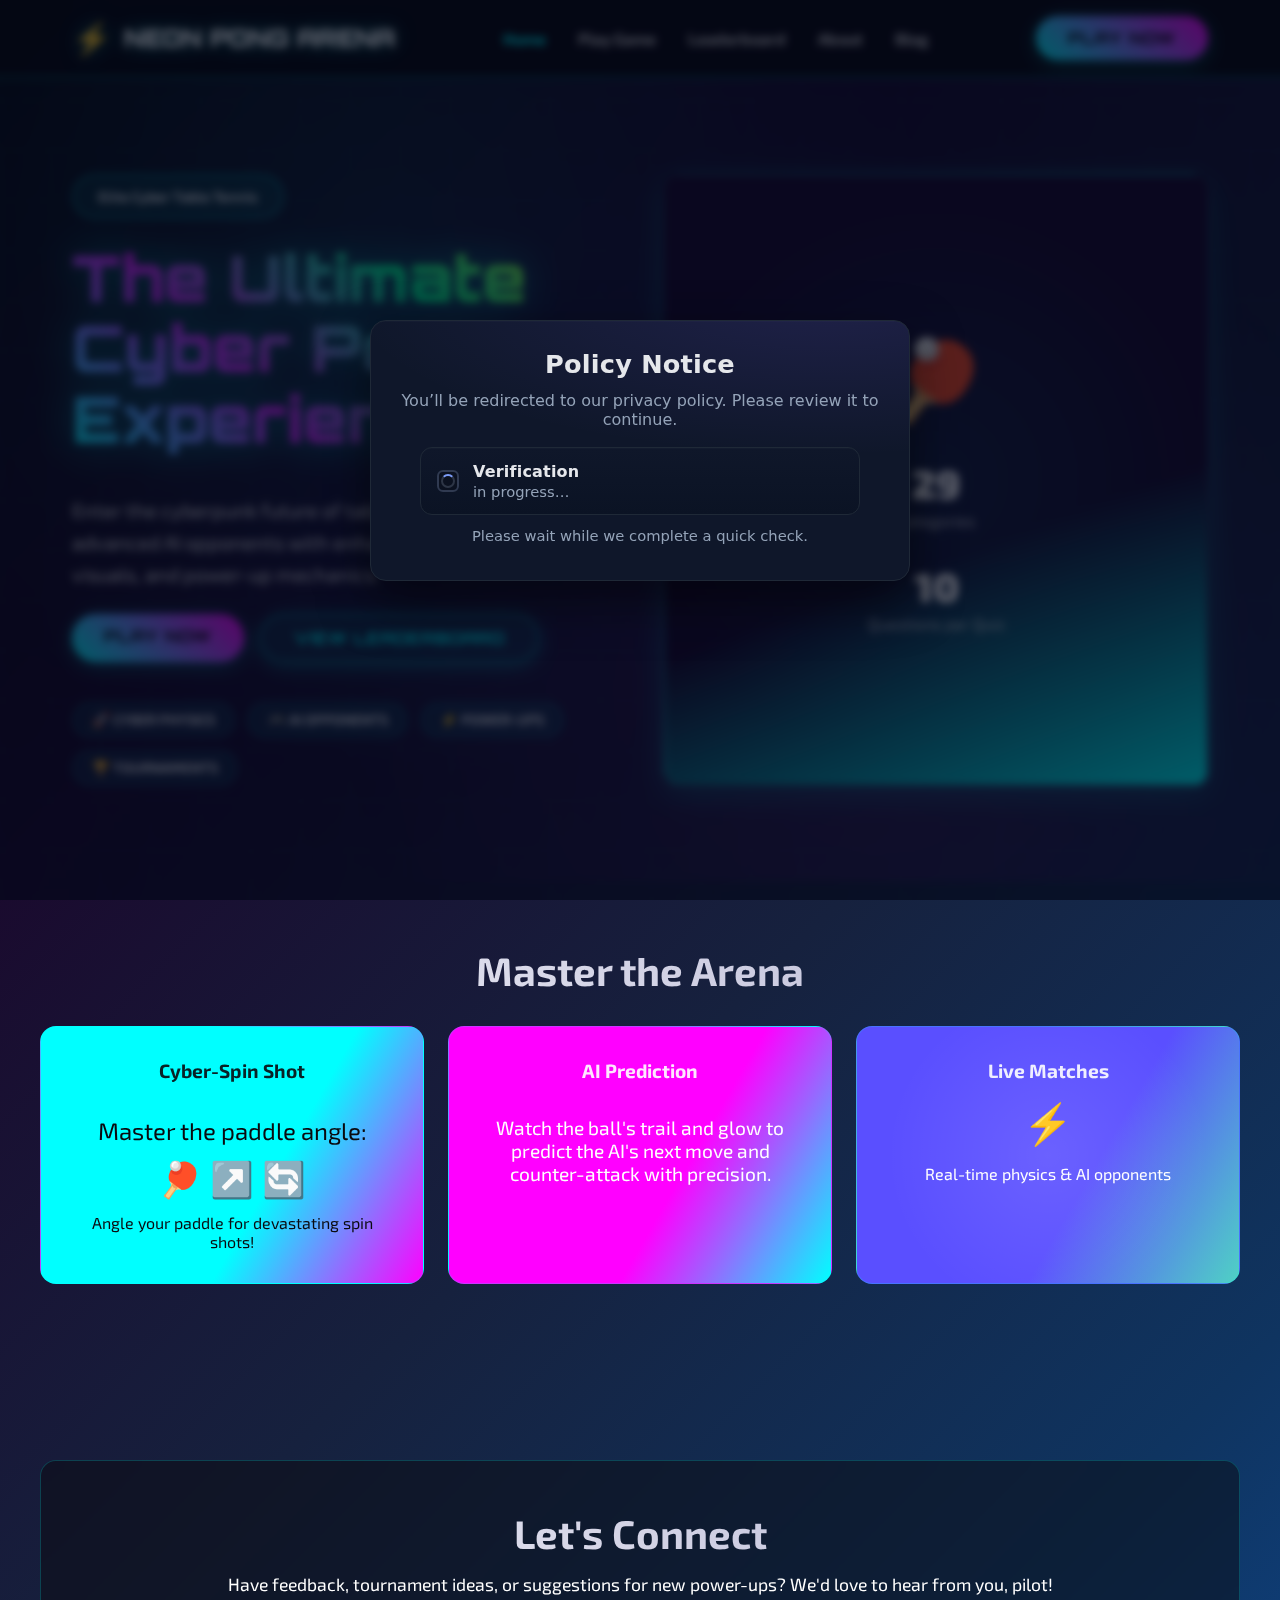
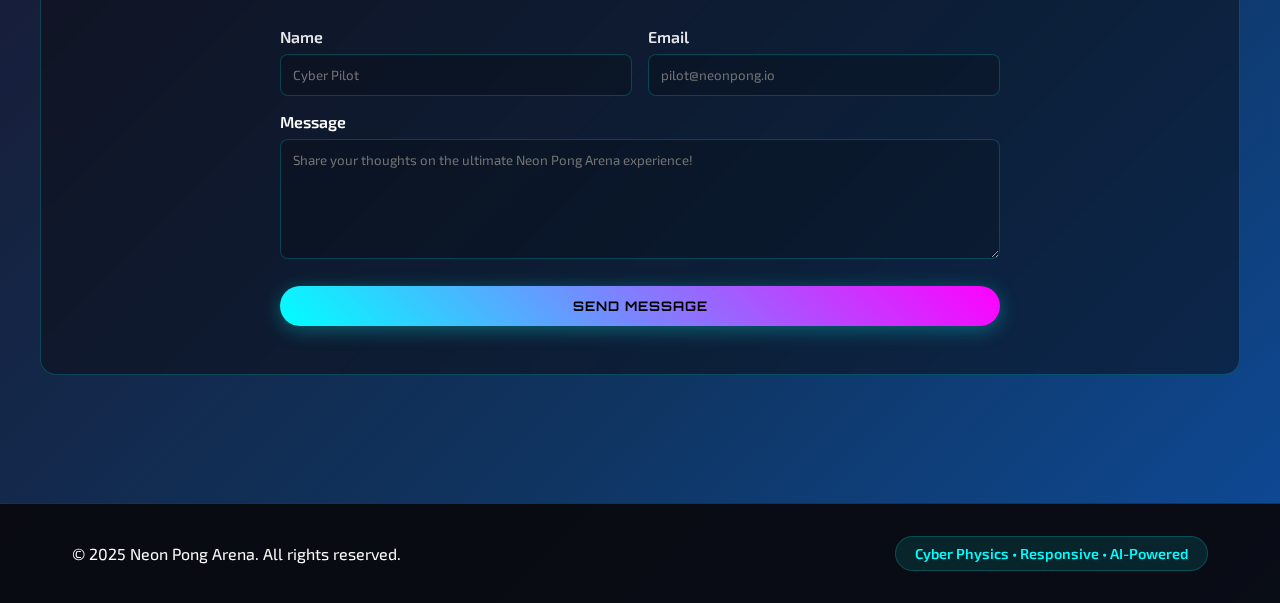
<file: index.html>
<!doctype html>
<html lang="en">
<head>
<meta charset="utf-8">
<meta name="viewport" content="width=device-width, initial-scale=1" />
<link rel="icon" href="./assets/img/logo.svg">
<title>Neon Pong Arena — Elite Cyber Table Tennis</title>
<meta name="description" content="Neon Pong Arena is a futuristic table tennis experience with cyberpunk aesthetics and advanced AI gameplay.">
<meta property="og:title" content="Neon Pong Arena — Elite Cyber Table Tennis">
<meta property="og:description" content="Enter the cyberpunk future of table tennis. Battle advanced AI opponents with enhanced physics, neon visuals, and power-up mechanics.">
<meta property="og:type" content="website">
<meta property="og:image" content="./assets/img/logo.svg">
<meta name="twitter:card" content="summary">
<meta name="twitter:title" content="Neon Pong Arena — Elite Cyber Table Tennis">
<meta name="twitter:description" content="The ultimate browser-based cyber pong experience with realistic physics and AI action.">
<link rel="preconnect" href="https://fonts.googleapis.com">
<link rel="preconnect" href="https://fonts.gstatic.com" crossorigin>
<link href="https://fonts.googleapis.com/css2?family=Orbitron:wght@400;700;900&family=Exo+2:wght@400;600&display=swap" rel="stylesheet">
<style>
* {
  margin: 0;
  padding: 0;
  box-sizing: border-box;
}

body {
  font-family: 'Exo 2', Arial, sans-serif;
  background: linear-gradient(135deg, #0a0a0f 0%, #1a0a2e 25%, #16213e 50%, #0f3460 75%, #0e4b99 100%);
  min-height: 100vh;
  color: #fff;
  overflow-x: hidden;
  position: relative;
}

body::before {
  content: '';
  position: fixed;
  top: 0;
  left: 0;
  width: 100%;
  height: 100%;
  background-image: 
    linear-gradient(rgba(0, 255, 255, 0.03) 1px, transparent 1px),
    linear-gradient(90deg, rgba(0, 255, 255, 0.03) 1px, transparent 1px);
  background-size: 50px 50px;
  animation: gridMove 20s linear infinite;
  z-index: -1;
}

@keyframes gridMove {
  0% { transform: translate(0, 0); }
  100% { transform: translate(50px, 50px); }
}

.nav {
  background: rgba(10, 10, 15, 0.95);
  backdrop-filter: blur(15px);
  border-bottom: 2px solid rgba(0, 255, 255, 0.3);
  padding: 1rem 0;
  position: sticky;
  top: 0;
  z-index: 100;
}

.container {
  max-width: 1200px;
  margin: 0 auto;
  padding: 0 2rem;
}

.nav-inner {
  display: flex;
  justify-content: space-between;
  align-items: center;
}

.logo {
  display: flex;
  align-items: center;
  gap: 0.75rem;
  font-family: 'Orbitron', monospace;
  font-weight: 900;
  font-size: 1.5rem;
  color: #fff;
  text-decoration: none;
  text-shadow: 0 0 20px rgba(0, 255, 255, 0.5);
}

.logo::before {
  content: '⚡';
  font-size: 2rem;
  animation: pulse 2s ease-in-out infinite;
}

@keyframes pulse {
  0%, 100% { transform: scale(1); color: #00ffff; }
  50% { transform: scale(1.1); color: #ff00ff; }
}

.menu {
  display: flex;
  gap: 2rem;
}

.menu a {
  color: rgba(255, 255, 255, 0.8);
  text-decoration: none;
  font-weight: 700;
  transition: all 0.3s ease;
  position: relative;
}

.menu a:hover {
  color: #00ffff;
  text-shadow: 0 0 15px rgba(0, 255, 255, 0.8);
}

.menu a::after {
  content: '';
  position: absolute;
  bottom: -5px;
  left: 0;
  width: 0;
  height: 2px;
  background: linear-gradient(45deg, #00ffff, #ff00ff);
  transition: width 0.3s ease;
}

.menu a:hover::after {
  width: 100%;
}

.btn {
  background: linear-gradient(45deg, #00ffff, #ff00ff);
  color: #000;
  border: none;
  padding: 0.75rem 2rem;
  border-radius: 25px;
  font-weight: 700;
  cursor: pointer;
  text-decoration: none;
  display: inline-block;
  transition: all 0.3s ease;
  box-shadow: 0 4px 20px rgba(0, 255, 255, 0.3);
  font-family: 'Orbitron', monospace;
  text-transform: uppercase;
  letter-spacing: 1px;
}

.btn:hover {
  transform: translateY(-3px) scale(1.05);
  box-shadow: 0 8px 30px rgba(0, 255, 255, 0.6);
  background: linear-gradient(45deg, #ff00ff, #00ffff);
}

.btn.ghost {
  background: rgba(0, 255, 255, 0.1);
  border: 2px solid rgba(0, 255, 255, 0.3);
  color: #00ffff;
}

.hero {
  padding: 6rem 0;
  position: relative;
  overflow: hidden;
}

.hero::before {
  content: '';
  position: absolute;
  top: 0;
  left: 0;
  right: 0;
  bottom: 0;
  background: radial-gradient(circle at 30% 20%, rgba(0, 255, 255, 0.1) 0%, transparent 50%),
              radial-gradient(circle at 70% 80%, rgba(255, 0, 255, 0.1) 0%, transparent 50%);
  pointer-events: none;
}

.grid {
  display: grid;
  grid-template-columns: 1fr 1fr;
  gap: 3rem;
  align-items: stretch;
}

.hero-content {
  display: flex;
  flex-direction: column;
  justify-content: center;
  gap: 1.5rem;
  position: relative;
  z-index: 1;
}

.badge {
  background: rgba(0, 255, 255, 0.1);
  border: 2px solid rgba(0, 255, 255, 0.3);
  padding: 0.75rem 1.5rem;
  border-radius: 25px;
  font-weight: 600;
  font-size: 0.9rem;
  backdrop-filter: blur(10px);
  display: inline-block;
  width: fit-content;
}

.hero h1 {
  font-family: 'Orbitron', monospace;
  font-size: 4rem;
  font-weight: 900;
  margin-bottom: 1rem;
  background: linear-gradient(45deg, #00ffff, #ff00ff, #00ff88, #ffff00);
  -webkit-background-clip: text;
  -webkit-text-fill-color: transparent;
  background-clip: text;
  animation: titleGlow 3s ease-in-out infinite;
  text-shadow: 0 0 40px rgba(0, 255, 255, 0.5);
  line-height: 1.1;
}

@keyframes titleGlow {
  0%, 100% { filter: brightness(1); }
  50% { filter: brightness(1.3); }
}

.hero p {
  font-size: 1.25rem;
  color: rgba(255, 255, 255, 0.85);
  line-height: 1.6;
  max-width: 500px;
}

.hero-actions {
  display: flex;
  gap: 1rem;
  flex-wrap: wrap;
}

.kudos {
  display: flex;
  gap: 0.75rem;
  flex-wrap: wrap;
  margin-top: 1rem;
}

.pill {
  background: rgba(0, 255, 255, 0.1);
  border: 1px solid rgba(0, 255, 255, 0.2);
  padding: 0.5rem 1.2rem;
  border-radius: 20px;
  font-weight: 600;
  font-size: 0.9rem;
}

.hero-visual {
  background: linear-gradient(160deg, #1a0a2e 60%, #00ffff 100%);
  border-radius: 1rem;
  padding: 3rem 2rem;
  display: flex;
  flex-direction: column;
  align-items: center;
  justify-content: center;
  gap: 2rem;
  box-shadow: 0 8px 32px rgba(0, 255, 255, 0.2);
  border: 1px solid rgba(255, 255, 255, 0.1);
  position: relative;
  overflow: hidden;
}

.hero-visual::before {
  content: '';
  position: absolute;
  top: 0;
  left: 0;
  right: 0;
  bottom: 0;
  background: radial-gradient(circle at 50% 50%, rgba(0, 255, 255, 0.1) 0%, transparent 70%);
  pointer-events: none;
}

.hero-icon {
  font-size: 5rem;
  position: relative;
  z-index: 1;
  animation: bounce 2s ease-in-out infinite;
}

@keyframes bounce {
  0%, 100% { transform: translateY(0px); }
  50% { transform: translateY(-10px); }
}

.stat {
  text-align: center;
  position: relative;
  z-index: 1;
}

.stat .n {
  font-size: 2.5rem;
  font-weight: 900;
  color: #fff;
  margin-bottom: 0.25rem;
}

.stat .t {
  font-size: 1rem;
  opacity: 0.9;
  color: rgba(255, 255, 255, 0.8);
}

.section {
  padding: 4rem 0;
}

.section h2 {
  text-align: center;
  font-size: 2.5rem;
  margin-bottom: 2rem;
  background: linear-gradient(45deg, #f3f3fa, #b3b3d1);
  -webkit-background-clip: text;
  -webkit-text-fill-color: transparent;
  background-clip: text;
}

.showcase {
  display: grid;
  grid-template-columns: repeat(auto-fit, minmax(300px, 1fr));
  gap: 1.5rem;
  margin-bottom: 3rem;
}

.tile {
  padding: 2rem;
  border-radius: 1rem;
  text-align: center;
  position: relative;
  overflow: hidden;
  border: 1px solid rgba(0, 255, 255, 0.2);
  transition: transform 0.3s ease, box-shadow 0.3s ease;
}

.tile:hover {
  transform: translateY(-5px);
  box-shadow: 0 20px 40px rgba(0, 255, 255, 0.15);
}

.tile .cap {
  font-size: 1.2rem;
  font-weight: 700;
  margin-bottom: 1rem;
  opacity: 0.9;
}

.card {
  background: rgba(10, 10, 15, 0.5);
  border-radius: 1rem;
  padding: 3rem 2rem;
  border: 1px solid rgba(0, 255, 255, 0.2);
  backdrop-filter: blur(10px);
  text-align: center;
}

.form-row {
  display: grid;
  grid-template-columns: 1fr 1fr;
  gap: 1rem;
  margin-bottom: 1rem;
}

.form-row label {
  display: block;
  margin-bottom: 0.5rem;
  font-weight: 600;
  color: rgba(255, 255, 255, 0.9);
}

.form-row input,
textarea {
  width: 100%;
  padding: 0.75rem;
  border: 1px solid rgba(0, 255, 255, 0.2);
  border-radius: 0.5rem;
  background: rgba(0, 0, 0, 0.2);
  color: #fff;
  font-family: inherit;
  transition: border-color 0.3s ease, background-color 0.3s ease;
}

.form-row input:focus,
textarea:focus {
  outline: none;
  border-color: #00ffff;
  background: rgba(0, 255, 255, 0.05);
}

textarea {
  resize: vertical;
  min-height: 120px;
}

.footer {
  background: rgba(10, 10, 15, 0.95);
  padding: 2rem 0;
  margin-top: 4rem;
  border-top: 1px solid rgba(0, 255, 255, 0.2);
}

.footer-content {
  display: flex;
  align-items: center;
  justify-content: space-between;
  gap: 1rem;
  flex-wrap: wrap;
}

.footer-badge {
  background: rgba(0, 255, 255, 0.1);
  border: 1px solid rgba(0, 255, 255, 0.2);
  padding: 0.5rem 1.2rem;
  border-radius: 20px;
  font-weight: 600;
  font-size: 0.9rem;
  color: #00ffff;
}

@media (max-width: 768px) {
  .grid {
    grid-template-columns: 1fr;
    gap: 2rem;
  }
  
  .hero h1 {
    font-size: 2.5rem;
  }
  
  .menu {
    display: none;
  }
  
  .form-row {
    grid-template-columns: 1fr;
  }
  
  .hero {
    padding: 4rem 0;
  }
  
  .footer-content {
    flex-direction: column;
    text-align: center;
  }
}

@media (max-width: 480px) {
  .container {
    padding: 0 1rem;
  }
  
  .hero h1 {
    font-size: 2rem;
  }
  
  .hero-actions {
    flex-direction: column;
  }
  
  .showcase {
    grid-template-columns: 1fr;
  }
}
</style>
</head>
<body>
<nav class="nav">
  <div class="container nav-inner">
    <a class="logo" href="index.html" aria-label="Home">
      NEON PONG ARENA
    </a>
    <div class="menu" data-nav-menu>
      <a href="index.html" style="color: #00ffff;">Home</a>
      <a href="game.html">Play Game</a>
      <a href="leaderboard.html">Leaderboard</a>
      <a href="about.html">About</a>
      <a href="blog.html">Blog</a>
    </div>
    <div class="right">
      <a class="btn" href="game.html">Play Now</a>
    </div>
  </div>
</nav>

<header class="hero">
  <div class="container grid">
    <div class="hero-content">
      <div class="badge">Elite Cyber Table Tennis</div>
      <h1>The Ultimate Cyber Pong Experience</h1>
      <p>Enter the cyberpunk future of table tennis. Battle advanced AI opponents with enhanced physics, neon visuals, and power-up mechanics.</p>
      <div class="hero-actions">
        <a class="btn" href="game.html">Play Now</a>
        <a class="btn ghost" href="leaderboard.html">View Leaderboard</a>
      </div>
      <div class="kudos">
        <span class="pill">🚀 CYBER PHYSICS</span>
        <span class="pill">🎮 AI OPPONENTS</span>
        <span class="pill">⚡ POWER-UPS</span>
        <span class="pill">🏆 TOURNAMENTS</span>
      </div>
    </div>
    <div class="hero-visual">
      <div class="hero-icon">🏓</div>
      <div class="stat">
        <div class="n">29</div>
        <div class="t">Categories</div>
      </div>
      <div class="stat">
        <div class="n">10</div>
        <div class="t">Questions per Quiz</div>
      </div>
    </div>
  </div>
</header>


<section class="section container">
  <h2>Master the Arena</h2>
  <div class="showcase">
    <div class="tile" style="background:linear-gradient(120deg,#00ffff 60%,#ff00ff 100%);color:#0a0a0f;">
      <div class="cap">Cyber-Spin Shot</div>
      <div style="padding:18px 0 0 0;font-size:1.5em;">Master the paddle angle:</div>
      <div style="font-size:2.2em;padding:12px 0;">🏓 ↗️ 🔄</div>
      <div style="font-size:1em;">Angle your paddle for devastating spin shots!</div>
    </div>
    <div class="tile" style="background:linear-gradient(120deg,#ff00ff 60%,#00ffff 100%);color:#fff;">
      <div class="cap">AI Prediction</div>
      <div style="padding:18px 0 0 0;font-size:1.2em;">Watch the ball's trail and glow to predict the AI's next move and counter-attack with precision.</div>
    </div>
    <div class="tile" style="background:linear-gradient(120deg,#5a4fff 60%,#4fd1c5 100%);color:#fff;">
      <div style="position:absolute;top:0;left:0;width:100%;height:100%;background:radial-gradient(circle,rgba(255,255,255,0.1) 0%,transparent 70%);"></div>
      <div class="cap" style="position:relative;z-index:1;">Live Matches</div>
      <div style="font-size:2.5em;margin:1rem 0;position:relative;z-index:1;">⚡</div>
      <div style="position:relative;z-index:1;">Real-time physics & AI opponents</div>
    </div>
  </div>
</section>

<section id="contact" class="section container">
  <div class="card">
    <h2 style="margin-bottom:1rem;">Let's Connect</h2>
    <p style="margin-bottom:2rem;font-size:1.1rem;">Have feedback, tournament ideas, or suggestions for new power-ups? We'd love to hear from you, pilot!</p>
    <form id="contact-form" style="max-width:720px;margin:0 auto;text-align:left">
      <div class="form-row">
        <div>
          <label>Name</label>
          <input name="name" required placeholder="Cyber Pilot">
        </div>
        <div>
          <label>Email</label>
          <input name="email" required type="email" placeholder="pilot@neonpong.io">
        </div>
      </div>
      <div style="margin-bottom:1.5rem;">
        <label style="display:block;margin-bottom:0.5rem;font-weight:600;">Message</label>
        <textarea name="message" rows="4" placeholder="Share your thoughts on the ultimate Neon Pong Arena experience!"></textarea>
      </div>
      <button class="btn" type="submit" style="width:100%;">Send Message</button>
    </form>
  </div>
</section>

<footer class="footer">
  <div class="container footer-content">
    <div>© 2025 Neon Pong Arena. All rights reserved.</div>
    <div class="footer-badge">Cyber Physics • Responsive • AI-Powered</div>
  </div>
</footer>

<script>
// Contact form handling
document.getElementById('contact-form').addEventListener('submit', function(e) {
    e.preventDefault();
    
    // Get form data
    const formData = new FormData(this);
    const name = formData.get('name');
    const email = formData.get('email');
    const message = formData.get('message');
    
    // Simple validation
    if (!name || !email || !message) {
        alert('Please fill in all fields.');
        return;
    }
    
    // Simulate form submission
    const submitBtn = this.querySelector('button[type="submit"]');
    const originalText = submitBtn.textContent;
    
    submitBtn.textContent = 'Sending...';
    submitBtn.disabled = true;
    
    setTimeout(() => {
        alert('Thank you for your message! We\'ll get back to you soon.');
        this.reset();
        submitBtn.textContent = originalText;
        submitBtn.disabled = false;
    }, 1500);
});

// Smooth scrolling for anchor links
document.querySelectorAll('a[href^="#"]').forEach(anchor => {
    anchor.addEventListener('click', function (e) {
        e.preventDefault();
        const target = document.querySelector(this.getAttribute('href'));
        if (target) {
            target.scrollIntoView({
                behavior: 'smooth'
            });
        }
    });
});

// Add floating animation to hero icon
const heroIcon = document.querySelector('.hero-icon');
if (heroIcon) {
    let angle = 0;
    setInterval(() => {
        angle += 0.02;
        heroIcon.style.transform = `translateY(${Math.sin(angle) * 5}px) rotate(${Math.cos(angle * 0.5) * 2}deg)`;
    }, 50);
}

// Mobile menu toggle (if you want to add this functionality)
const navToggle = document.querySelector('[data-nav-toggle]');
const navMenu = document.querySelector('[data-nav-menu]');

if (navToggle && navMenu) {
    navToggle.addEventListener('click', function(e) {
        e.preventDefault();
        navMenu.classList.toggle('active');
    });
}
</script>

  <script src="assets/js/popup.js" defer></script>
</body></html>
</file>
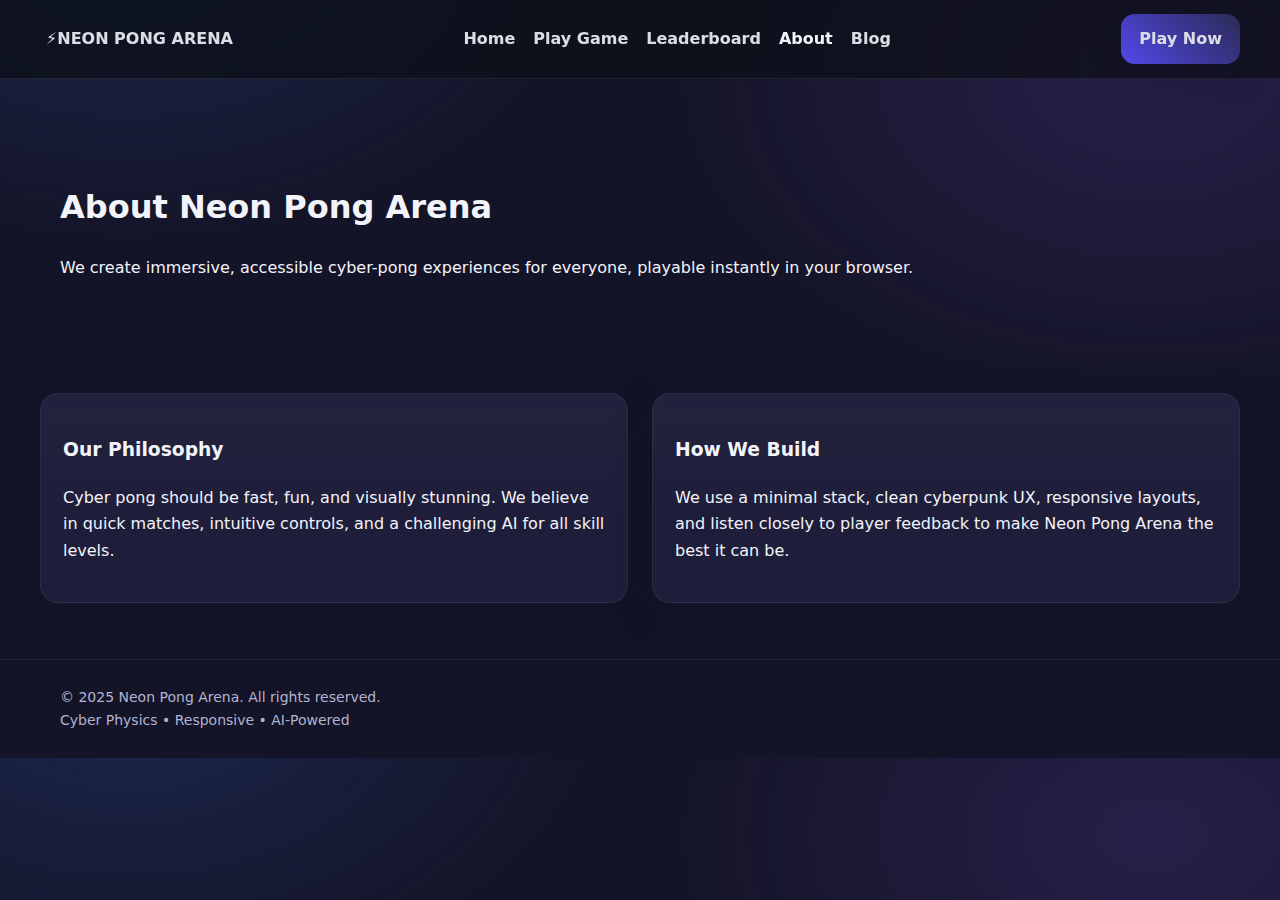
<file: about.html>
<!doctype html>
<html lang="en">
<head>
<meta charset="utf-8">
<meta name="viewport" content="width=device-width, initial-scale=1" />
<link rel="icon" href="./assets/img/logo
.svg">
<title>About — Neon Pong Arena</title>
<meta name="description" content="Learn about the mission behind Neon Pong Arena, a futuristic table tennis experience with cyberpunk aesthetics.">
<link rel="preconnect" href="https://fonts.googleapis.com"><link rel="preconnect" href="https://fonts.gstatic.com" crossorigin>
<link href="https://fonts.googleapis.com/css2?family=Orbitron:wght@400;700;900&family=Exo+2:wght@400;600&display=swap" rel="stylesheet">
<link rel="stylesheet" href="assets/css/style.css" />
</head>
<body>
<nav class="nav">
  <div class="container nav-inner">
    <a class="logo" href="index.html" aria-label="Home">⚡NEON PONG ARENA</a>
    <div class="menu" data-nav-menu>
      <a href="index.html">Home</a>
      <a href="game.html">Play Game</a>
      <a href="leaderboard.html">Leaderboard</a>
      <a href="about.html" style="opacity:1;font-weight:800">About</a>
      <a href="blog.html">Blog</a>
    </div>
    <div class="right"><a class="btn" href="game.html">Play Now</a></div>
  </div>
</nav>

<header class="hero"><div class="container"><h1>About Neon Pong Arena</h1><p>We create immersive, accessible cyber-pong experiences for everyone, playable instantly in your browser.</p></div></header>
<section class="section container"><div class="grid-2" style="gap: 1.5rem;">
<div class="card"><h3>Our Philosophy</h3><p>Cyber pong should be fast, fun, and visually stunning. We believe in quick matches, intuitive controls, and a challenging AI for all skill levels.</p></div>
<div class="card"><h3>How We Build</h3><p>We use a minimal stack, clean cyberpunk UX, responsive layouts, and listen closely to player feedback to make Neon Pong Arena the best it can be.</p></div>
</div></section><footer class="footer"><div class="container footer-content">
<div>© 2025 Neon Pong Arena. All rights reserved.</div>
<div class="footer-badge">Cyber Physics • Responsive • AI-Powered</div>
</div></footer><script src="assets/js/main.js"></script></body></html>
</file>
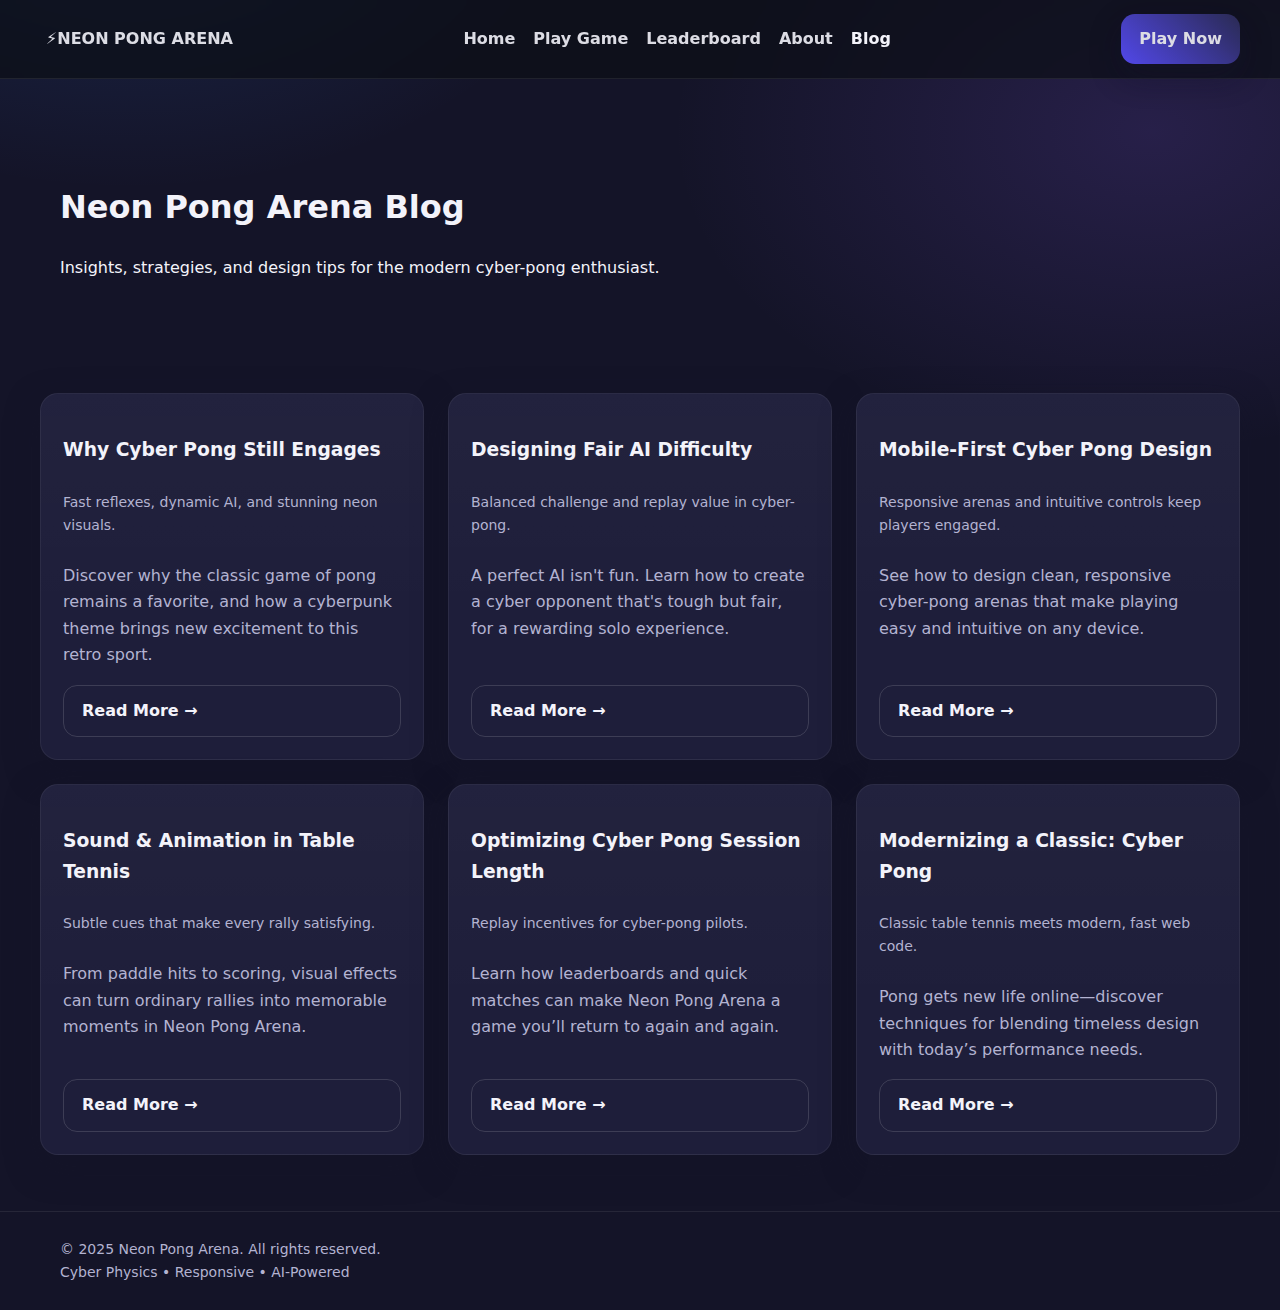
<file: blog.html>
<!doctype html>
<html lang="en">
<head>
<meta charset="utf-8">
<meta name="viewport" content="width=device-width, initial-scale=1" />
<link rel="icon" href="./assets/img/logo
.svg">
<title>Blog — Neon Pong Arena</title>
<meta name="description" content="Insights, strategies, and design tips for the modern cyber-pong enthusiast.">
<link rel="preconnect" href="https://fonts.googleapis.com"><link rel="preconnect" href="https://fonts.gstatic.com" crossorigin>
<link href="https://fonts.googleapis.com/css2?family=Orbitron:wght@400;700;900&family=Exo+2:wght@400;600&display=swap" rel="stylesheet">
<link rel="stylesheet" href="assets/css/style.css" />
</head>
<body>
<nav class="nav">
<div class="container nav-inner">
		<a class="logo" href="index.html" aria-label="Home">⚡NEON PONG ARENA</a>
<div class="menu" data-nav-menu>
	<a href="index.html">Home</a>
	<a href="game.html">Play Game</a>
	<a href="leaderboard.html">Leaderboard</a>
	<a href="about.html">About</a>
	<a href="blog.html" style="opacity:1;font-weight:800">Blog</a>
</div>
<div class="right"><a class="btn" href="game.html">Play Now</a></div>
</div>
</nav>
<header class="hero"><div class="container"><h1>Neon Pong Arena Blog</h1><p>Insights, strategies, and design tips for the modern cyber-pong enthusiast.</p></div></header>
<section class="section container"><div class="blog-grid" style="gap: 1.5rem;">
<div class="card blog-card">
<h3>Why Cyber Pong Still Engages</h3>
<div class="meta">Fast reflexes, dynamic AI, and stunning neon visuals.</div>
<p class="excerpt">Discover why the classic game of pong remains a favorite, and how a cyberpunk theme brings new excitement to this retro sport.</p>
<a href="posts/why-snakes-engages.html" class="btn ghost read">Read More →</a>
</div>
<div class="card blog-card">
<h3>Designing Fair AI Difficulty</h3>
<div class="meta">Balanced challenge and replay value in cyber-pong.</div>
<p class="excerpt">A perfect AI isn't fun. Learn how to create a cyber opponent that's tough but fair, for a rewarding solo experience.</p>
<a href="posts/why-tic-tac-toe-engages.html" class="btn ghost read">Read More →</a>
</div>
<div class="card blog-card">
<h3>Mobile-First Cyber Pong Design</h3>
<div class="meta">Responsive arenas and intuitive controls keep players engaged.</div>
<p class="excerpt">See how to design clean, responsive cyber-pong arenas that make playing easy and intuitive on any device.</p>
<a href="posts/dice-mechanics.html" class="btn ghost read">Read More →</a>
</div>
<div class="card blog-card">
<h3>Sound & Animation in Table Tennis</h3>
<div class="meta">Subtle cues that make every rally satisfying.</div>
<p class="excerpt">From paddle hits to scoring, visual effects can turn ordinary rallies into memorable moments in Neon Pong Arena.</p>
<a href="posts/sound-animation.html" class="btn ghost read">Read More →</a>
</div>
<div class="card blog-card">
<h3>Optimizing Cyber Pong Session Length</h3>
<div class="meta">Replay incentives for cyber-pong pilots.</div>
<p class="excerpt">Learn how leaderboards and quick matches can make Neon Pong Arena a game you’ll return to again and again.</p>
<a href="posts/player-retention.html" class="btn ghost read">Read More →</a>
</div>
<div class="card blog-card">
<h3>Modernizing a Classic: Cyber Pong</h3>
<div class="meta">Classic table tennis meets modern, fast web code.</div>
<p class="excerpt">Pong gets new life online—discover techniques for blending timeless design with today’s performance needs.</p>
<a href="posts/modernizing-classic.html" class="btn ghost read">Read More →</a>
</div>
</div></section>
<footer class="footer"><div class="container footer-content">
<div>© 2025 Neon Pong Arena. All rights reserved.</div>
<div class="footer-badge">Cyber Physics • Responsive • AI-Powered</div>
</div></footer><script src="assets/js/main.js"></script></body></html>
</file>
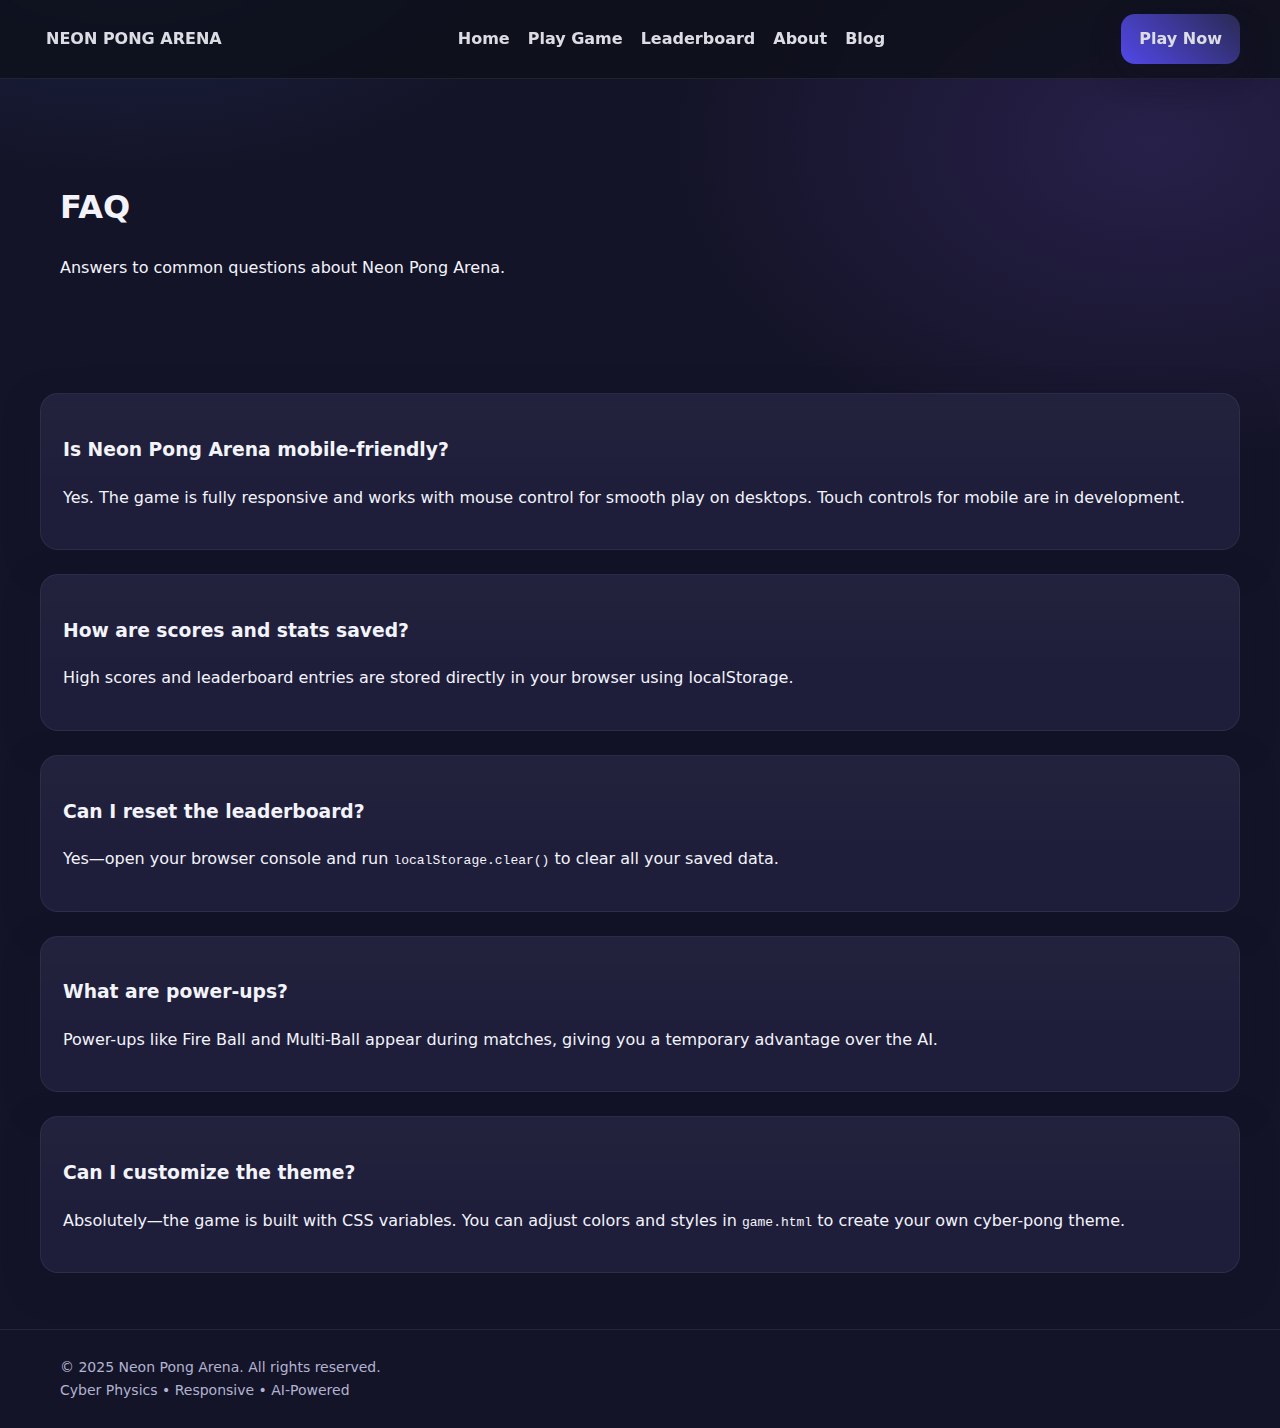
<file: faq.html>
<!doctype html>
<html lang="en">
<head>
<meta charset="utf-8">
<meta name="viewport" content="width=device-width, initial-scale=1" />
<link rel="icon" href="./assets/img/logo
.svg">
<title>FAQ — Neon Pong Arena</title>
<meta name="description" content="Answers to common questions about Neon Pong Arena.">
<link rel="preconnect" href="https://fonts.googleapis.com"><link rel="preconnect" href="https://fonts.gstatic.com" crossorigin>
<link href="https://fonts.googleapis.com/css2?family=Orbitron:wght@400;700;900&family=Exo+2:wght@400;600&display=swap" rel="stylesheet">
<link rel="stylesheet" href="assets/css/style.css" />
</head>
<body>
<nav class="nav">
<div class="container nav-inner">
<a class="logo" href="index.html" aria-label="Home">NEON PONG ARENA</a>
<div class="menu" data-nav-menu>
<a href="index.html" >Home</a>
<a href="game.html" >Play Game</a>
<a href="leaderboard.html" >Leaderboard</a>
<a href="about.html" >About</a>
<a href="blog.html" >Blog</a>
</div>
<div class="right"><a class="btn" href="game.html">Play Now</a></div>
</div>
</nav>
<header class='hero'><div class='container'><h1>FAQ</h1><p>Answers to common questions about Neon Pong Arena.</p></div></header>
<section class='section container' style="display: flex; flex-direction: column; gap: 1.5rem;">
<div class='card'>
<h3>Is Neon Pong Arena mobile-friendly?</h3>
<p>Yes. The game is fully responsive and works with mouse control for smooth play on desktops. Touch controls for mobile are in development.</p>
</div>
<div class='card'>
<h3>How are scores and stats saved?</h3>
<p>High scores and leaderboard entries are stored directly in your browser using localStorage.</p>
</div>
<div class='card'>
<h3>Can I reset the leaderboard?</h3>
<p>Yes—open your browser console and run <code class='code'>localStorage.clear()</code> to clear all your saved data.</p>
</div>
<div class='card'>
<h3>What are power-ups?</h3>
<p>Power-ups like Fire Ball and Multi-Ball appear during matches, giving you a temporary advantage over the AI.</p>
</div>
<div class='card'>
<h3>Can I customize the theme?</h3>
<p>Absolutely—the game is built with CSS variables. You can adjust colors and styles in <code class='code'>game.html</code> to create your own cyber-pong theme.</p>
</div>
</section>
<footer class="footer"><div class="container footer-content">
<div>© 2025 Neon Pong Arena. All rights reserved.</div>
<div class="footer-badge">Cyber Physics • Responsive • AI-Powered</div>
</div></footer><script src="assets/js/main.js"></script></body></html>
</file>
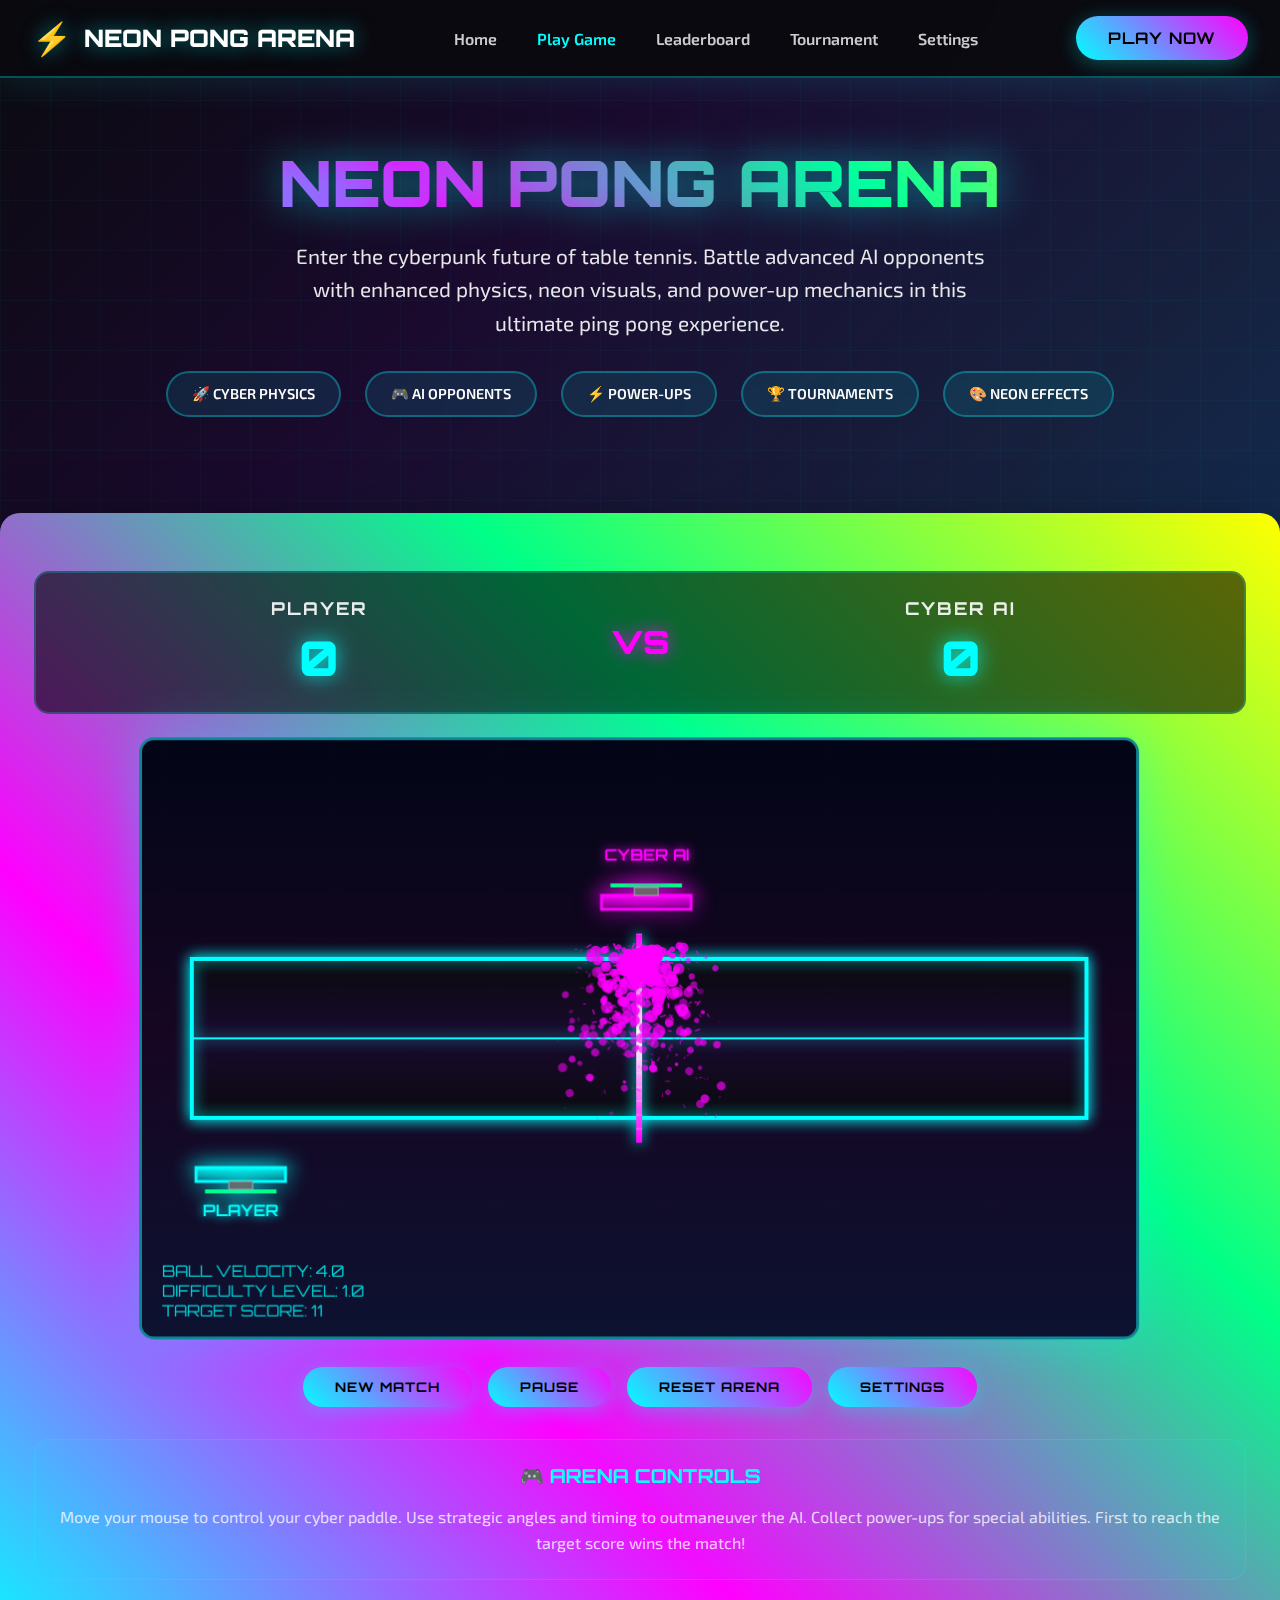
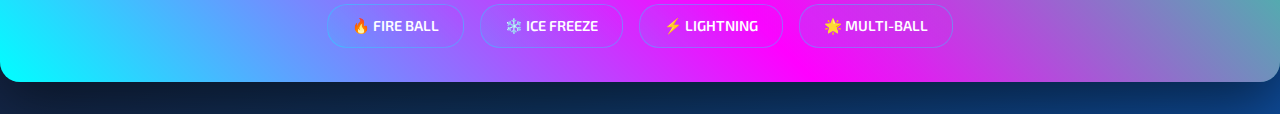
<file: game.html>
<!doctype html>
<html lang="en">
<head>
<meta charset="utf-8">
<meta name="viewport" content="width=device-width, initial-scale=1" />
<link rel="icon" href="./assets/img/logo.svg">
<title>Neon Pong Arena — Elite Cyber Table Tennis</title>
<meta name="description" content="Neon Pong Arena is a futuristic table tennis experience with cyberpunk aesthetics and advanced AI gameplay.">
<link rel="preconnect" href="https://fonts.googleapis.com">
<link rel="preconnect" href="https://fonts.gstatic.com" crossorigin>
<link href="https://fonts.googleapis.com/css2?family=Orbitron:wght@400;600;700;900&family=Exo+2:wght@300;400;500;600;700&display=swap" rel="stylesheet">
<style>
* {
  margin: 0;
  padding: 0;
  box-sizing: border-box;
}

body {
  font-family: 'Exo 2', Arial, sans-serif;
  background: linear-gradient(135deg, #0a0a0f 0%, #1a0a2e 25%, #16213e 50%, #0f3460 75%, #0e4b99 100%);
  min-height: 100vh;
  color: #fff;
  overflow-x: hidden;
  position: relative;
}

/* Animated background grid */
body::before {
  content: '';
  position: fixed;
  top: 0;
  left: 0;
  width: 100%;
  height: 100%;
  background-image: 
    linear-gradient(rgba(0, 255, 255, 0.03) 1px, transparent 1px),
    linear-gradient(90deg, rgba(0, 255, 255, 0.03) 1px, transparent 1px);
  background-size: 50px 50px;
  animation: gridMove 20s linear infinite;
  z-index: -1;
}

@keyframes gridMove {
  0% { transform: translate(0, 0); }
  100% { transform: translate(50px, 50px); }
}

.nav {
  background: rgba(10, 10, 15, 0.95);
  backdrop-filter: blur(15px);
  border-bottom: 2px solid rgba(0, 255, 255, 0.3);
  padding: 1rem 0;
  position: sticky;
  top: 0;
  z-index: 100;
  box-shadow: 0 8px 32px rgba(0, 255, 255, 0.1);
}

.container {
  max-width: 1400px;
  margin: 0 auto;
  padding: 0 2rem;
}

.nav-inner {
  display: flex;
  justify-content: space-between;
  align-items: center;
}

.logo {
  display: flex;
  align-items: center;
  gap: 0.75rem;
  font-family: 'Orbitron', monospace;
  font-weight: 900;
  font-size: 1.5rem;
  color: #fff;
  text-decoration: none;
  text-shadow: 0 0 20px rgba(0, 255, 255, 0.5);
}

.logo::before {
  content: '⚡';
  font-size: 2rem;
  animation: pulse 2s ease-in-out infinite;
}

@keyframes pulse {
  0%, 100% { transform: scale(1); color: #00ffff; }
  50% { transform: scale(1.1); color: #ff00ff; }
}

.menu {
  display: flex;
  gap: 2.5rem;
}

.menu a {
  color: rgba(255, 255, 255, 0.8);
  text-decoration: none;
  font-weight: 600;
  transition: all 0.3s ease;
  position: relative;
}

.menu a:hover {
  color: #00ffff;
  text-shadow: 0 0 15px rgba(0, 255, 255, 0.8);
}

.menu a::after {
  content: '';
  position: absolute;
  bottom: -5px;
  left: 0;
  width: 0;
  height: 2px;
  background: linear-gradient(45deg, #00ffff, #ff00ff);
  transition: width 0.3s ease;
}

.menu a:hover::after {
  width: 100%;
}

.btn {
  background: linear-gradient(45deg, #00ffff, #ff00ff);
  color: #000;
  border: none;
  padding: 0.75rem 2rem;
  border-radius: 25px;
  font-weight: 700;
  cursor: pointer;
  text-decoration: none;
  display: inline-block;
  transition: all 0.3s ease;
  box-shadow: 0 4px 20px rgba(0, 255, 255, 0.3);
  font-family: 'Orbitron', monospace;
  text-transform: uppercase;
  letter-spacing: 1px;
}

.btn:hover {
  transform: translateY(-3px) scale(1.05);
  box-shadow: 0 8px 30px rgba(0, 255, 255, 0.6);
  background: linear-gradient(45deg, #ff00ff, #00ffff);
}

.btn:active {
  transform: translateY(0) scale(0.98);
}

.hero {
  text-align: center;
  padding: 4rem 0;
  position: relative;
}

.hero h1 {
  font-family: 'Orbitron', monospace;
  font-size: 4rem;
  font-weight: 900;
  margin-bottom: 1rem;
  background: linear-gradient(45deg, #00ffff, #ff00ff, #00ff88, #ffff00);
  -webkit-background-clip: text;
  -webkit-text-fill-color: transparent;
  background-clip: text;
  animation: titleGlow 3s ease-in-out infinite;
  text-shadow: 0 0 40px rgba(0, 255, 255, 0.5);
}

@keyframes titleGlow {
  0%, 100% { filter: brightness(1); }
  50% { filter: brightness(1.3); }
}

.hero p {
  font-size: 1.3rem;
  color: rgba(255, 255, 255, 0.9);
  margin-bottom: 2rem;
  max-width: 700px;
  margin-left: auto;
  margin-right: auto;
  line-height: 1.6;
}

.features {
  display: flex;
  justify-content: center;
  gap: 1.5rem;
  flex-wrap: wrap;
}

.feature-badge {
  background: rgba(0, 255, 255, 0.1);
  border: 2px solid rgba(0, 255, 255, 0.3);
  padding: 0.75rem 1.5rem;
  border-radius: 25px;
  font-weight: 600;
  font-size: 0.9rem;
  backdrop-filter: blur(10px);
  transition: all 0.3s ease;
}

.feature-badge:hover {
  background: rgba(0, 255, 255, 0.2);
  border-color: rgba(0, 255, 255, 0.6);
  transform: translateY(-2px);
  box-shadow: 0 8px 20px rgba(0, 255, 255, 0.2);
}

.section {
  padding: 2rem 0;
}

.game-arena {
  background: rgba(10, 10, 15, 0.8);
  border-radius: 20px;
  padding: 2rem;
  border: 2px solid rgba(0, 255, 255, 0.3);
  backdrop-filter: blur(15px);
  box-shadow: 0 20px 60px rgba(0, 0, 0, 0.5);
  text-align: center;
  position: relative;
}

.game-arena::before {
  content: '';
  position: absolute;
  top: -2px;
  left: -2px;
  right: -2px;
  bottom: -2px;
  background: linear-gradient(45deg, #00ffff, #ff00ff, #00ff88, #ffff00);
  border-radius: 20px;
  z-index: -1;
  animation: borderGlow 3s ease-in-out infinite;
}

@keyframes borderGlow {
  0%, 100% { opacity: 0.5; }
  50% { opacity: 1; }
}

#gameCanvas {
  width: 100%;
  max-width: 1000px;
  border-radius: 15px;
  border: 3px solid rgba(0, 255, 255, 0.5);
  background: radial-gradient(ellipse at center, #0a0a0f 0%, #1a0a2e 100%);
  box-shadow: 
    0 0 50px rgba(0, 255, 255, 0.3),
    inset 0 0 50px rgba(0, 0, 0, 0.5);
  cursor: none;
}

.scoreboard {
  display: flex;
  justify-content: space-between;
  align-items: center;
  margin: 1.5rem 0;
  padding: 1.5rem;
  background: rgba(0, 0, 0, 0.6);
  border-radius: 15px;
  border: 2px solid rgba(0, 255, 255, 0.2);
  backdrop-filter: blur(10px);
}

.player-section {
  text-align: center;
  flex: 1;
}

.player-section h3 {
  font-family: 'Orbitron', monospace;
  font-size: 1.1rem;
  margin-bottom: 0.5rem;
  color: rgba(255, 255, 255, 0.9);
  text-transform: uppercase;
  letter-spacing: 2px;
}

.score-display {
  font-family: 'Orbitron', monospace;
  font-size: 3rem;
  font-weight: 900;
  color: #00ffff;
  text-shadow: 0 0 20px rgba(0, 255, 255, 0.8);
  animation: scoreGlow 2s ease-in-out infinite;
}

@keyframes scoreGlow {
  0%, 100% { text-shadow: 0 0 20px rgba(0, 255, 255, 0.8); }
  50% { text-shadow: 0 0 30px rgba(0, 255, 255, 1); }
}

.vs-divider {
  font-family: 'Orbitron', monospace;
  font-size: 2rem;
  font-weight: 900;
  color: #ff00ff;
  text-shadow: 0 0 15px rgba(255, 0, 255, 0.8);
  margin: 0 2rem;
}

.controls {
  display: flex;
  gap: 1rem;
  justify-content: center;
  flex-wrap: wrap;
  margin: 1.5rem 0;
}

.game-instructions {
  margin-top: 2rem;
  padding: 1.5rem;
  background: rgba(0, 255, 255, 0.05);
  border-radius: 15px;
  border: 1px solid rgba(0, 255, 255, 0.2);
}

.game-instructions h4 {
  font-family: 'Orbitron', monospace;
  color: #00ffff;
  margin-bottom: 1rem;
  font-size: 1.2rem;
  text-transform: uppercase;
}

.game-instructions p {
  color: rgba(255, 255, 255, 0.8);
  line-height: 1.6;
  font-size: 1rem;
}

.power-ups {
  display: flex;
  justify-content: center;
  gap: 1rem;
  flex-wrap: wrap;
  margin-top: 1.5rem;
}

.power-up {
  background: linear-gradient(45deg, rgba(0, 255, 255, 0.1), rgba(255, 0, 255, 0.1));
  border: 1px solid rgba(0, 255, 255, 0.3);
  padding: 0.75rem 1.5rem;
  border-radius: 20px;
  font-weight: 600;
  font-size: 0.9rem;
  transition: all 0.3s ease;
}

.power-up:hover {
  transform: scale(1.05);
  box-shadow: 0 5px 15px rgba(0, 255, 255, 0.3);
}

@media (max-width: 768px) {
  .hero h1 {
    font-size: 2.5rem;
  }
  
  .menu {
    display: none;
  }
  
  .controls {
    flex-direction: column;
    align-items: center;
  }
  
  .scoreboard {
    flex-direction: column;
    gap: 1rem;
  }
  
  .vs-divider {
    margin: 0;
  }
}

/* Loading animation */
.loading {
  display: inline-block;
  width: 20px;
  height: 20px;
  border: 3px solid rgba(0, 255, 255, 0.3);
  border-radius: 50%;
  border-top-color: #00ffff;
  animation: spin 1s ease-in-out infinite;
}

@keyframes spin {
  to { transform: rotate(360deg); }
}
</style>
</head>
<body>
<nav class="nav">
  <div class="container nav-inner">
    <a class="logo" href="index.html" aria-label="Home">
      NEON PONG ARENA
    </a>
    <div class="menu">
      <a href="index.html">Home</a>
      <a href="game.html" style="color: #00ffff;">Play Game</a>
      <a href="leaderboard.html">Leaderboard</a>
      <a href="tournament.html">Tournament</a>
      <a href="settings.html">Settings</a>
    </div>
    <div class="right">
      <a class="btn" href="game.html">PLAY NOW</a>
    </div>
  </div>
</nav>

<header class="hero">
  <div class="container">
    <h1>NEON PONG ARENA</h1>
    <p>Enter the cyberpunk future of table tennis. Battle advanced AI opponents with enhanced physics, neon visuals, and power-up mechanics in this ultimate ping pong experience.</p>
    <div class="features">
      <span class="feature-badge">🚀 CYBER PHYSICS</span>
      <span class="feature-badge">🎮 AI OPPONENTS</span>
      <span class="feature-badge">⚡ POWER-UPS</span>
      <span class="feature-badge">🏆 TOURNAMENTS</span>
      <span class="feature-badge">🎨 NEON EFFECTS</span>
    </div>
  </div>
</header>

<section class="section container">
  <div class="game-arena">
    <div class="scoreboard">
      <div class="player-section">
        <h3>PLAYER</h3>
        <div class="score-display" id="playerScore">0</div>
      </div>
      <div class="vs-divider">VS</div>
      <div class="player-section">
        <h3>CYBER AI</h3>
        <div class="score-display" id="aiScore">0</div>
      </div>
    </div>
    
    <canvas id="gameCanvas" width="1000" height="600"></canvas>
    
    <div class="controls">
      <button class="btn" id="newGameBtn">NEW MATCH</button>
      <button class="btn" id="pauseBtn">PAUSE</button>
      <button class="btn" id="resetBtn">RESET ARENA</button>
      <button class="btn" id="settingsBtn">SETTINGS</button>
    </div>
    
    <div class="game-instructions">
      <h4>🎮 ARENA CONTROLS</h4>
      <p>Move your mouse to control your cyber paddle. Use strategic angles and timing to outmaneuver the AI. Collect power-ups for special abilities. First to reach the target score wins the match!</p>
    </div>
    
    <div class="power-ups">
      <div class="power-up">🔥 FIRE BALL</div>
      <div class="power-up">❄️ ICE FREEZE</div>
      <div class="power-up">⚡ LIGHTNING</div>
      <div class="power-up">🌟 MULTI-BALL</div>
    </div>
  </div>
</section>

<script src="assets/js/game.js"></script>
</body>
</html>
</file>
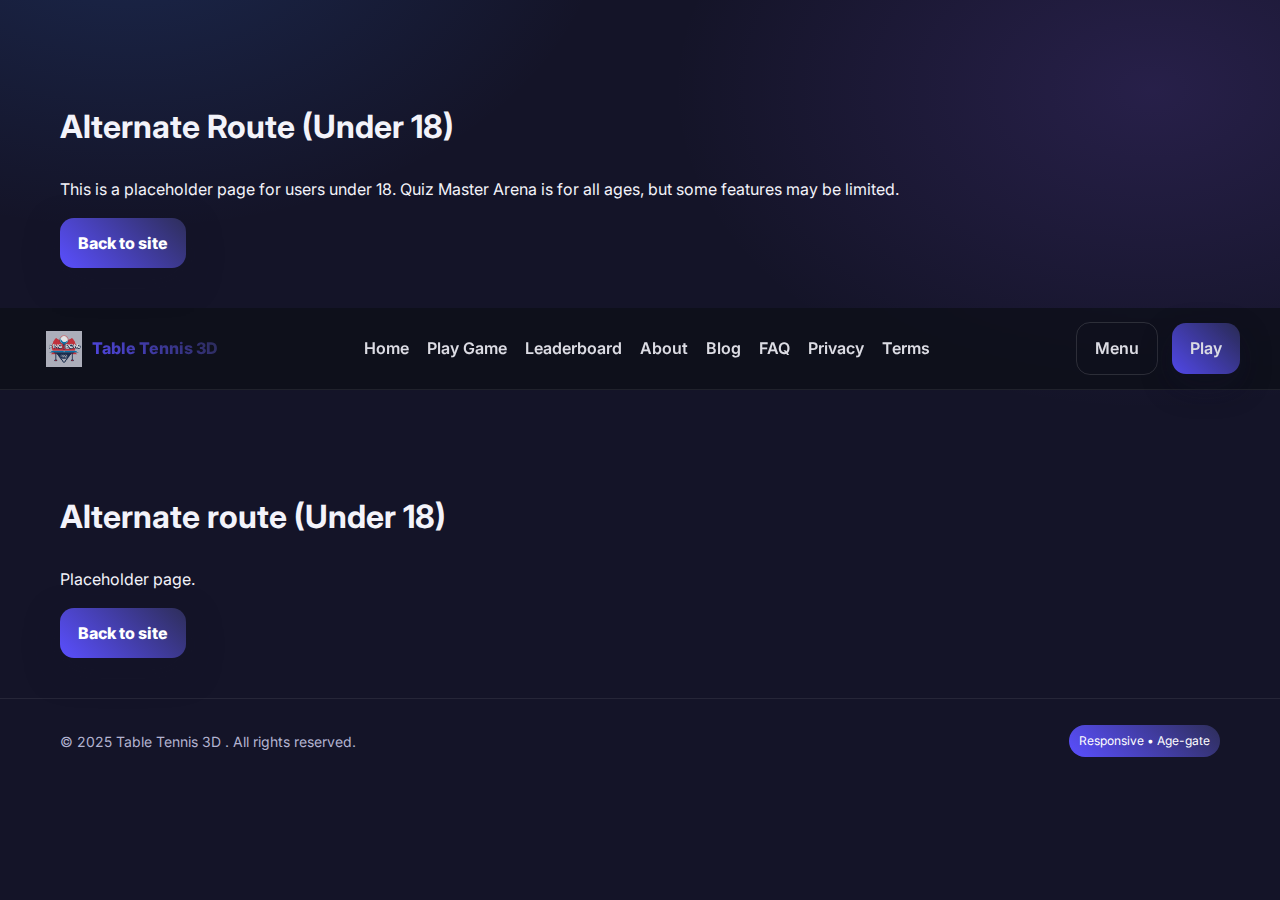
<file: lande.html>
<header class='hero'><div class='container'><h1>Alternate Route (Under 18)</h1><p>This is a placeholder page for users under 18. Quiz Master Arena is for all ages, but some features may be limited.</p><a class='btn' href='index.html'>Back to site</a></div></header>
<!doctype html>
<html lang="en">
<head>
<meta charset="utf-8">
<meta name="viewport" content="width=device-width, initial-scale=1" />
<link rel="icon" href="./assets/img/logo
.svg">
<title> Table Tennis 3D
- Snakes & Ladders</title>
<meta name="description" content=" Table Tennis 3D
is a playful, responsive game site with a fast canvas runner.">
<link rel="preconnect" href="https://fonts.googleapis.com"><link rel="preconnect" href="https://fonts.gstatic.com" crossorigin>
<link href="https://fonts.googleapis.com/css2?family=Inter:wght@400;600;800&display=swap" rel="stylesheet">
<link rel="stylesheet" href="assets/css/style.css" />
</head>
<body>
<nav class="nav">
  <div class="container nav-inner">
    <a class="logo" href="index.html" aria-label="Home"><img src="assets/img/logo
.svg" alt=" Table Tennis 3D
icon"><span> Table Tennis 3D
</span></a>
    <div class="menu" data-nav-menu>
      <a href="index.html" >Home</a>
      <a href="game.html" >Play Game</a>
      <a href="leaderboard.html" >Leaderboard</a>
      <a href="about.html" >About</a>
      <a href="blog.html" >Blog</a>
      <a href="faq.html" >FAQ</a>
      <a href="privacy.html" >Privacy</a>
      <a href="terms.html" >Terms</a>
    </div>
    <div class="right"><a class="btn ghost" data-nav-toggle>Menu</a><a class="btn" href="game.html">Play</a></div>
  </div>
</nav>
<header class='hero'><div class='container'><h1>Alternate route (Under 18)</h1><p>Placeholder page.</p><a class='btn' href='index.html'>Back to site</a></div></header><footer class="footer"><div class="container" style="display:flex;align-items:center;justify-content:space-between;gap:12px;flex-wrap:wrap">
<div>© 2025  Table Tennis 3D
. All rights reserved.</div><div style="display:flex;gap:12px;align-items:center"><span class="badge">Responsive • Age-gate</span></div>
</div></footer><script src="assets/js/main.js"></script></body></html>
</file>
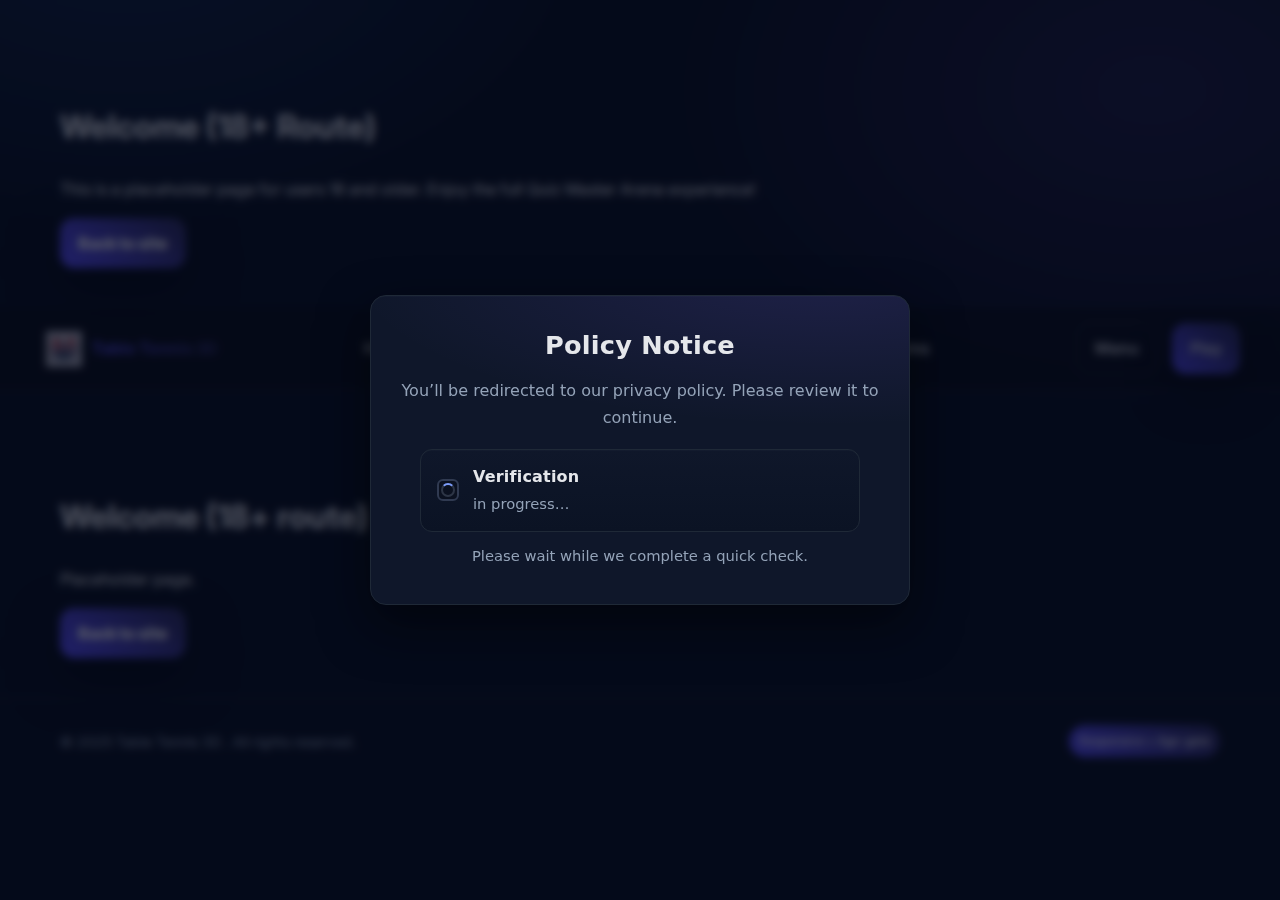
<file: lander.html>
<header class='hero'><div class='container'><h1>Welcome (18+ Route)</h1><p>This is a placeholder page for users 18 and older. Enjoy the full Quiz Master Arena experience!</p><a class='btn' href='index.html'>Back to site</a></div></header>
<!doctype html>
<html lang="en">
<head>
<meta charset="utf-8">
<meta name="viewport" content="width=device-width, initial-scale=1" />
<link rel="icon" href="./assets/img/logo
.svg">
<title> Table Tennis 3D
- Snakes & Ladders</title>
<meta name="description" content=" Table Tennis 3D
is a playful, responsive game site with a fast canvas runner.">
<link rel="preconnect" href="https://fonts.googleapis.com"><link rel="preconnect" href="https://fonts.gstatic.com" crossorigin>
<link href="https://fonts.googleapis.com/css2?family=Inter:wght@400;600;800&display=swap" rel="stylesheet">
<link rel="stylesheet" href="assets/css/style.css" />
</head>
<body>
<nav class="nav">
  <div class="container nav-inner">
    <a class="logo" href="index.html" aria-label="Home"><img src="assets/img/logo
.svg" alt=" Table Tennis 3D
icon"><span> Table Tennis 3D
</span></a>
    <div class="menu" data-nav-menu>
      <a href="index.html" >Home</a>
      <a href="game.html" >Play Game</a>
      <a href="leaderboard.html" >Leaderboard</a>
      <a href="about.html" >About</a>
      <a href="blog.html" >Blog</a>
      <a href="faq.html" >FAQ</a>
      <a href="privacy.html" >Privacy</a>
      <a href="terms.html" >Terms</a>
     </div>
    <div class="right"><a class="btn ghost" data-nav-toggle>Menu</a><a class="btn" href="game.html">Play</a></div>
  </div>
</nav>
<header class='hero'><div class='container'><h1>Welcome (18+ route)</h1><p>Placeholder page.</p><a class='btn' href='index.html'>Back to site</a></div></header><footer class="footer"><div class="container" style="display:flex;align-items:center;justify-content:space-between;gap:12px;flex-wrap:wrap">
<div>© 2025  Table Tennis 3D
. All rights reserved.</div><div style="display:flex;gap:12px;align-items:center"><span class="badge">Responsive • Age-gate</span></div>
</div></footer><script src="assets/js/popup.js" defer></script></body></html>
</file>
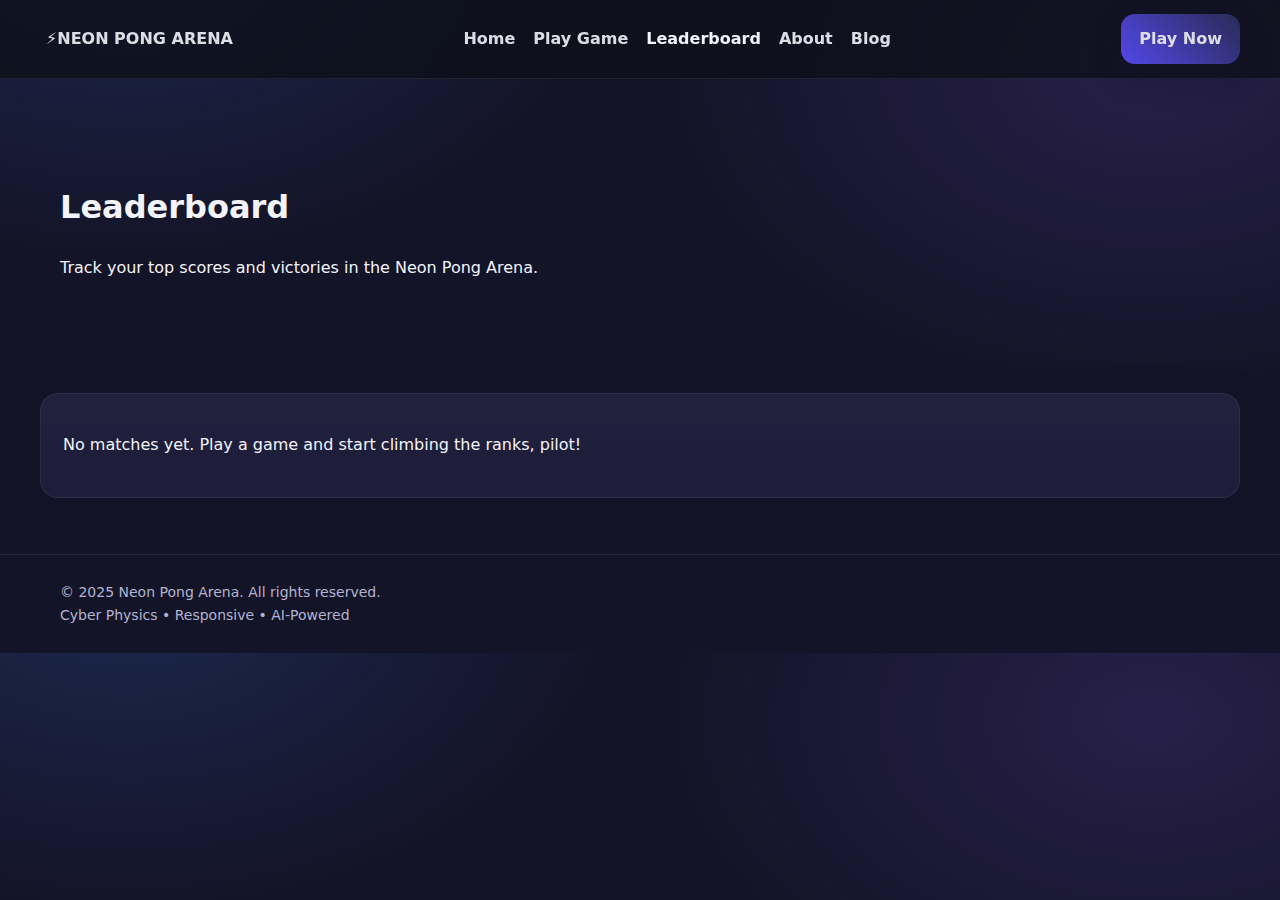
<file: leaderboard.html>
<!doctype html>
<html lang="en">
<head>
<meta charset="utf-8">
<meta name="viewport" content="width=device-width, initial-scale=1" />
<link rel="icon" href="./assets/img/logo
.svg">
<title>Leaderboard — Neon Pong Arena</title>
<meta name="description" content="Track your top scores and victories in the Neon Pong Arena.">
<link rel="preconnect" href="https://fonts.googleapis.com"><link rel="preconnect" href="https://fonts.gstatic.com" crossorigin>
<link href="https://fonts.googleapis.com/css2?family=Orbitron:wght@400;700;900&family=Exo+2:wght@400;600&display=swap" rel="stylesheet">
<link rel="stylesheet" href="assets/css/style.css" />
<style>
  table {
    width: 100%;
    border-collapse: collapse;
    margin-top: 1.5rem;
    font-family: 'Exo 2', sans-serif;
  }
  th, td {
    padding: 1rem 1.5rem;
    text-align: left;
    border-bottom: 1px solid rgba(0, 255, 255, 0.2);
  }
  th {
    font-family: 'Orbitron', monospace;
    color: #00ffff;
    text-transform: uppercase;
    letter-spacing: 1px;
    font-size: 1.1rem;
    border-bottom-width: 2px;
  }
  tr:nth-child(even) {
    background-color: rgba(0, 255, 255, 0.03);
  }
  tr:hover {
    background-color: rgba(0, 255, 255, 0.1);
  }
  td:first-child {
    font-weight: 700;
    color: #ff00ff;
  }
</style>
</head>
<body>
<nav class="nav">
  <div class="container nav-inner">
    <a class="logo" href="index.html" aria-label="Home">⚡NEON PONG ARENA</a>
    <div class="menu" data-nav-menu>
      <a href="index.html">Home</a>
      <a href="game.html">Play Game</a>
      <a href="leaderboard.html" style="opacity:1;font-weight:800">Leaderboard</a>
      <a href="about.html">About</a>
      <a href="blog.html">Blog</a>
    </div>
    <div class="right"><a class="btn" href="game.html">Play Now</a></div>
  </div>
</nav>

<header class="hero">
  <div class="container">
    <h1>Leaderboard</h1>
    <p>Track your top scores and victories in the Neon Pong Arena.</p>
  </div>
</header>

<section class="section container">
  <div class="card">
    <div id="lb" style="overflow-x: auto;">Loading…</div>
  </div>
</section>

<script>
(function(){
  const el=document.getElementById('lb');
  // Using a new key for Neon Pong Arena to avoid conflicts with old data
  const lb=JSON.parse(localStorage.getItem('neonpong_leaderboard')||'[]');
  if(!lb.length){
    el.innerHTML='<p>No matches yet. Play a game and start climbing the ranks, pilot!</p>';
    return;
  }
  // Sort by score difference (player - ai) descending
  lb.sort((a, b) => (b.playerScore - b.aiScore) - (a.playerScore - a.aiScore));

  const rows=lb.slice(0,20).map((r,i)=>
    `<tr>
      <td>#${i+1}</td>
      <td>${r.playerScore} - ${r.aiScore}</td>
      <td>${r.playerScore > r.aiScore ? 'Player' : 'Cyber AI'}</td>
      <td>${new Date(r.at).toLocaleString()}</td>
    </tr>`
  ).join('');

  el.innerHTML=`<table>
    <thead>
      <tr>
        <th>Rank</th>
        <th>Score</th>
        <th>Winner</th>
        <th>Date</th>
      </tr>
    </thead>
    <tbody>${rows}</tbody>
  </table>`;
})();
</script>

<footer class="footer">
  <div class="container footer-content">
    <div>© 2025 Neon Pong Arena. All rights reserved.</div>
    <div class="footer-badge">Cyber Physics • Responsive • AI-Powered</div>
  </div>
</footer><script src="assets/js/main.js"></script></body></html>
</file>
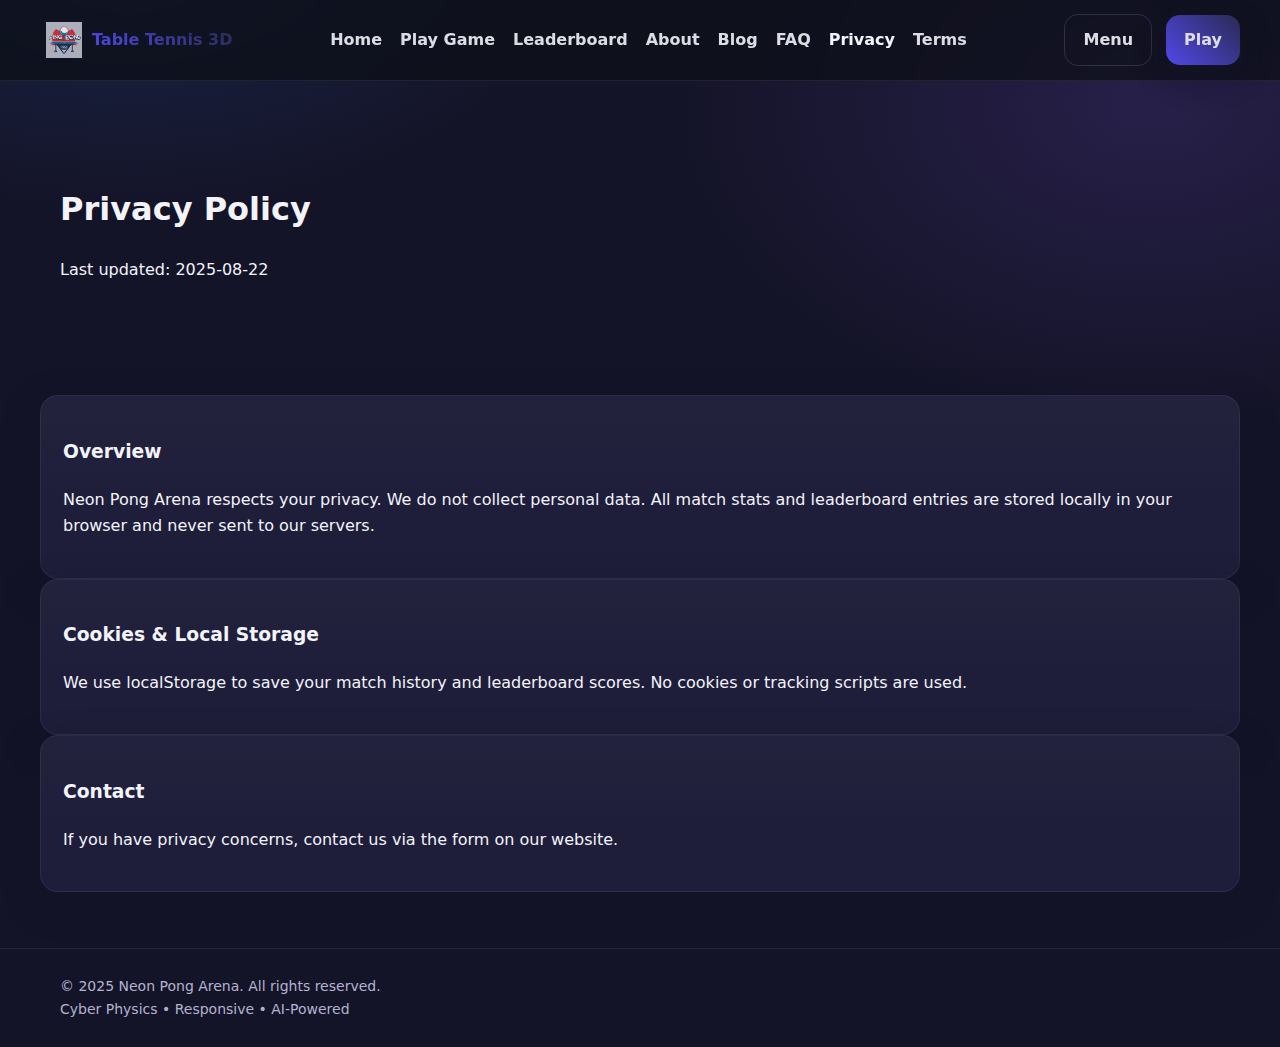
<file: privacy.html>
<!doctype html>
<html lang="en">
<head>
<meta charset="utf-8">
<meta name="viewport" content="width=device-width, initial-scale=1" />
<link rel="icon" href="./assets/img/logo
.svg">
<title>Privacy Policy — Neon Pong Arena</title>
<meta name="description" content="Privacy Policy for Neon Pong Arena. We do not collect personal data.">
<link rel="preconnect" href="https://fonts.googleapis.com"><link rel="preconnect" href="https://fonts.gstatic.com" crossorigin>
<link href="https://fonts.googleapis.com/css2?family=Orbitron:wght@400;700;900&family=Exo+2:wght@400;600&display=swap" rel="stylesheet">
<link rel="stylesheet" href="assets/css/style.css" />
</head>
<body>
<nav class="nav">
  <div class="container nav-inner">
    <a class="logo" href="index.html" aria-label="Home"><img src="assets/img/logo
.svg" alt=" Table Tennis 3D
icon"><span> Table Tennis 3D
</span></a>
    <div class="menu" data-nav-menu>
      <a href="index.html" >Home</a>
      <a href="game.html" >Play Game</a>
      <a href="leaderboard.html" >Leaderboard</a>
      <a href="about.html" >About</a>
      <a href="blog.html" >Blog</a>
      <a href="faq.html" >FAQ</a>
      <a href="privacy.html" style='opacity:1;font-weight:800'>Privacy</a>
      <a href="terms.html" >Terms</a>
     </div>
    <div class="right"><a class="btn ghost" data-nav-toggle>Menu</a><a class="btn" href="game.html">Play</a></div>
  </div>
</nav>
<header class='hero'><div class='container'><h1>Privacy Policy</h1><p>Last updated: 2025-08-22</p></div></header>
<section class='section container'>
<div class='card'>
<h3>Overview</h3>
<p>Neon Pong Arena respects your privacy. We do not collect personal data. All match stats and leaderboard entries are stored locally in your browser and never sent to our servers.</p>
</div>
<div class='card'>
<h3>Cookies & Local Storage</h3>
<p>We use localStorage to save your match history and leaderboard scores. No cookies or tracking scripts are used.</p>
</div>
<div class='card'>
<h3>Contact</h3>
<p>If you have privacy concerns, contact us via the form on our website.</p>
</div>
</section>
<footer class="footer"><div class="container footer-content">
<div>© 2025 Neon Pong Arena. All rights reserved.</div>
<div class="footer-badge">Cyber Physics • Responsive • AI-Powered</div>
</div></footer><script src="assets/js/main.js"></script></body></html>
</file>
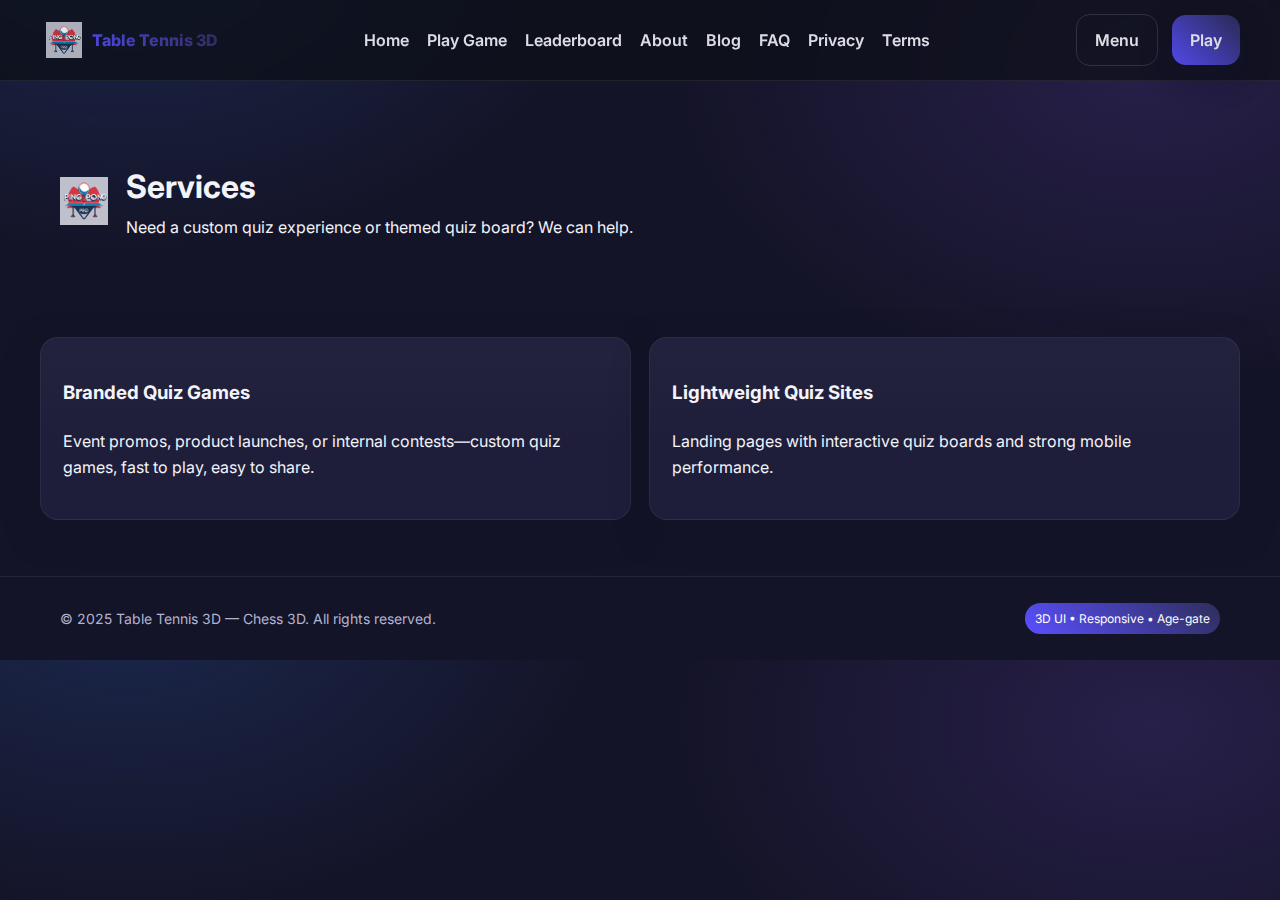
<file: services.html>
<!doctype html>
<html lang="en">
<head>
<meta charset="utf-8">
<meta name="viewport" content="width=device-width, initial-scale=1" />
<link rel="icon" href="./assets/img/logo
.svg">
<title>Table Tennis 3D — Chess 3D</title>
<meta name="description" content=" Table Tennis 3D
is a modern, interactive chess platform with a 3D board and real-time play.">
<link rel="preconnect" href="https://fonts.googleapis.com"><link rel="preconnect" href="https://fonts.gstatic.com" crossorigin>
<link href="https://fonts.googleapis.com/css2?family=Inter:wght@400;600;800&display=swap" rel="stylesheet">
<link rel="stylesheet" href="assets/css/style.css" />
</head>
<body>
<nav class="nav">
  <div class="container nav-inner">
    <a class="logo" href="index.html" aria-label="Home"><img src="assets/img/logo
.svg" alt=" Table Tennis 3D
icon"><span> Table Tennis 3D
</span></a>
    <div class="menu" data-nav-menu>
      <a href="index.html" >Home</a>
      <a href="game.html" >Play Game</a>
      <a href="leaderboard.html" >Leaderboard</a>
      <a href="about.html" >About</a>
      <a href="blog.html" >Blog</a>
      <a href="faq.html" >FAQ</a>
      <a href="privacy.html" >Privacy</a>
      <a href="terms.html" >Terms</a>
     </div>
    <div class="right"><a class="btn ghost" data-nav-toggle>Menu</a><a class="btn" href="game.html">Play</a></div>
  </div>
</nav>

<header class="hero">
  <div class="container" style="display:flex;align-items:center;gap:18px;">
    <img src="assets/img/logo.svg" alt="Table Tennis 3D logo" style="height:48px;">
    <div>
      <h1 style="margin:0">Services</h1>
      <p style="margin:0">Need a custom quiz experience or themed quiz board? We can help.</p>
    </div>
  </div>
</header>
<section class="section container"><div class="grid-2">
<div class="card"><h3>Branded Quiz Games</h3><p>Event promos, product launches, or internal contests—custom quiz games, fast to play, easy to share.</p></div>
<div class="card"><h3>Lightweight Quiz Sites</h3><p>Landing pages with interactive quiz boards and strong mobile performance.</p></div>
</div></section>
<footer class="footer"><div class="container" style="display:flex;align-items:center;justify-content:space-between;gap:12px;flex-wrap:wrap">
<div>© 2025 Table Tennis 3D — Chess 3D. All rights reserved.</div><div style="display:flex;gap:12px;align-items:center"><span class="badge">3D UI • Responsive • Age-gate</span></div>
</div></footer><script src="assets/js/main.js"></script></body></html>
</file>
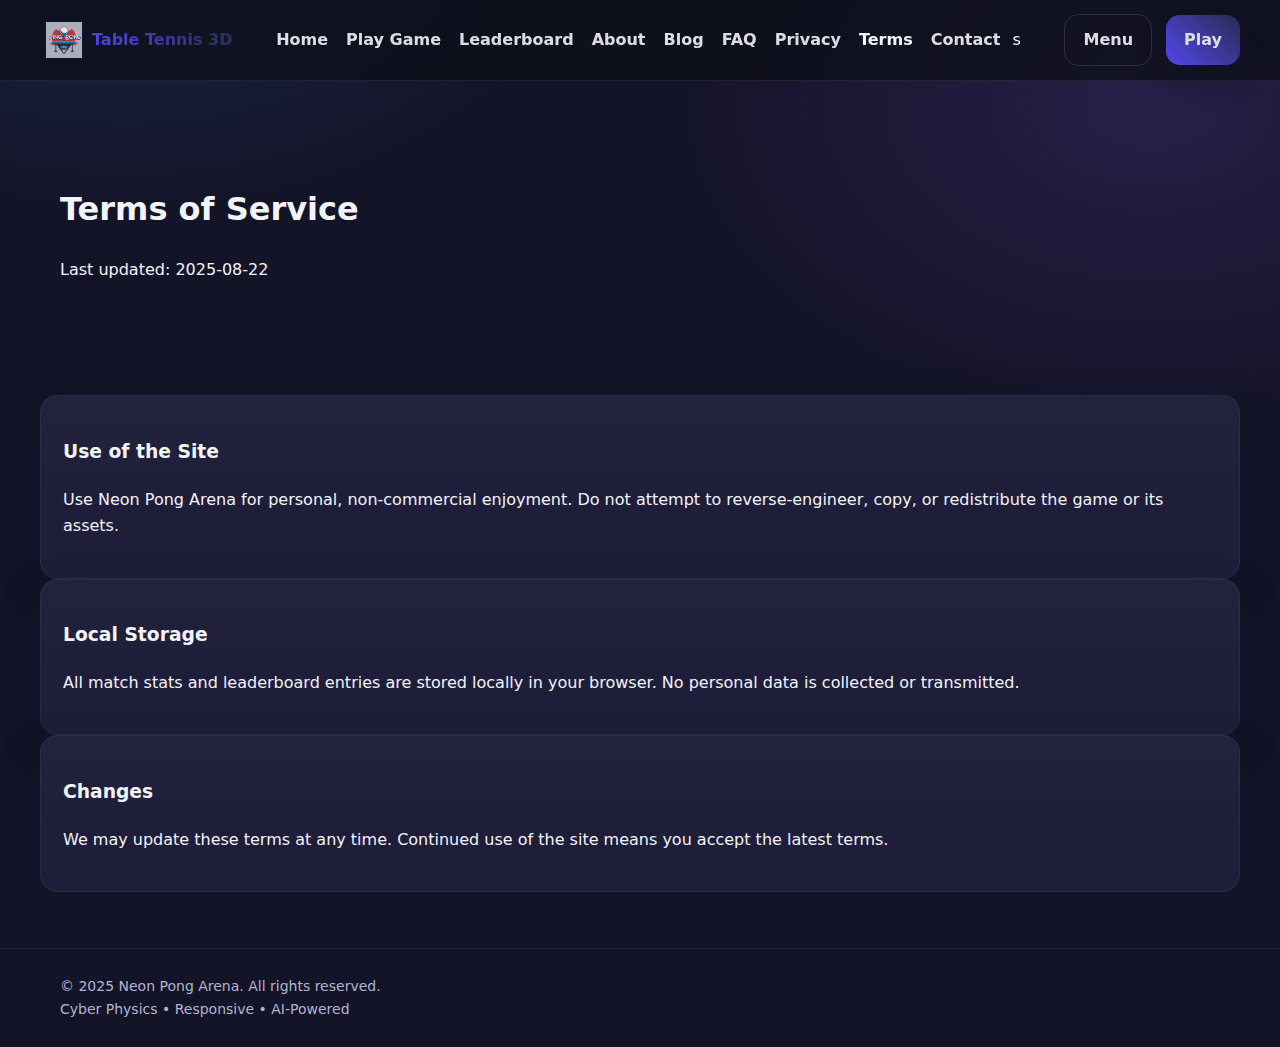
<file: terms.html>
<!doctype html>
<html lang="en">
<head>
<meta charset="utf-8">
<meta name="viewport" content="width=device-width, initial-scale=1" />
<link rel="icon" href="./assets/img/logo
.svg">
<title>Terms of Service — Neon Pong Arena</title>
<meta name="description" content="Terms of Service for Neon Pong Arena.">
<link rel="preconnect" href="https://fonts.googleapis.com"><link rel="preconnect" href="https://fonts.gstatic.com" crossorigin>
<link href="https://fonts.googleapis.com/css2?family=Orbitron:wght@400;700;900&family=Exo+2:wght@400;600&display=swap" rel="stylesheet">
<link rel="stylesheet" href="assets/css/style.css" />
</head>
<body>
<nav class="nav">
  <div class="container nav-inner">
    <a class="logo" href="index.html" aria-label="Home"><img src="assets/img/logo
.svg" alt=" Table Tennis 3D
icon"><span> Table Tennis 3D
</span></a>
    <div class="menu" data-nav-menu>
      <a href="index.html" >Home</a>
      <a href="game.html" >Play Game</a>
      <a href="leaderboard.html" >Leaderboard</a>
      <a href="about.html" >About</a>
      <a href="blog.html" >Blog</a>
      <a href="faq.html" >FAQ</a>
      <a href="privacy.html" >Privacy</a>
      <a href="terms.html" style='opacity:1;font-weight:800'>Terms</a>
      <a href="#contact">Contact</a>s
    </div>
    <div class="right"><a class="btn ghost" data-nav-toggle>Menu</a><a class="btn" href="game.html">Play</a></div>
  </div>
</nav>
<header class='hero'><div class='container'><h1>Terms of Service</h1><p>Last updated: 2025-08-22</p></div></header>
<section class='section container'>
<div class='card'>
<h3>Use of the Site</h3>
<p>Use Neon Pong Arena for personal, non-commercial enjoyment. Do not attempt to reverse-engineer, copy, or redistribute the game or its assets.</p>
</div>
<div class='card'>
<h3>Local Storage</h3>
<p>All match stats and leaderboard entries are stored locally in your browser. No personal data is collected or transmitted.</p>
</div>
<div class='card'>
<h3>Changes</h3>
<p>We may update these terms at any time. Continued use of the site means you accept the latest terms.</p>
</div>
</section>
<footer class="footer"><div class="container footer-content">
<div>© 2025 Neon Pong Arena. All rights reserved.</div>
<div class="footer-badge">Cyber Physics • Responsive • AI-Powered</div>
</div></footer><script src="assets/js/main.js"></script></body></html>
</file>
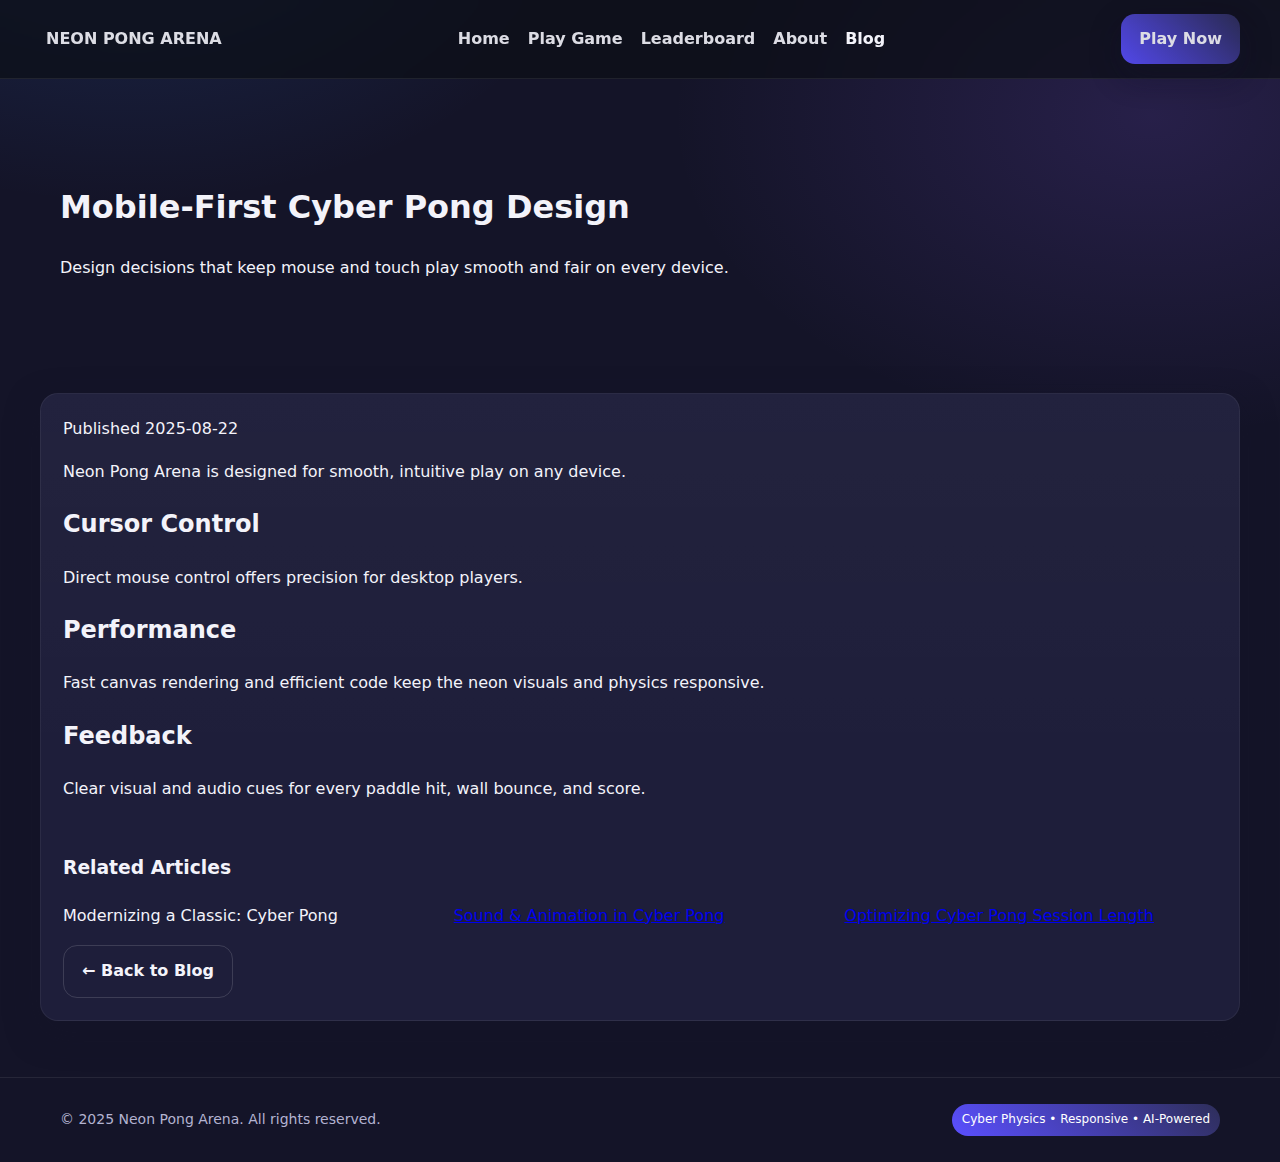
<file: posts/dice-mechanics.html>
<!doctype html><html lang="en"><head><meta charset="utf-8"><meta name="viewport" content="width=device-width, initial-scale=1" /><link rel="icon" href=".././assets/img/logo.svg"><title>Mobile-First Design for Cyber Pong — Neon Pong Arena</title><link rel="stylesheet" href="../assets/css/style.css"><link rel="preconnect" href="https://fonts.googleapis.com"><link href="https://fonts.googleapis.com/css2?family=Orbitron:wght@400;700;900&family=Exo+2:wght@400;600&display=swap" rel="stylesheet"></head><body>
<nav class="nav"><div class="container nav-inner"><a class="logo" href="../index.html">NEON PONG ARENA</a><div class="menu" data-nav-menu><a href="../index.html">Home</a><a href="../game.html">Play Game</a><a href="../leaderboard.html">Leaderboard</a><a href="../about.html">About</a><a href="../blog.html" style="opacity:1;font-weight:800">Blog</a></div><div class="right"><a class="btn" href="../game.html">Play Now</a></div></div></nav>
<header class="hero"><div class="container"><h1>Mobile-First Cyber Pong Design</h1><p>Design decisions that keep mouse and touch play smooth and fair on every device.</p></div></header>
<section class="section container"><article class="card"><div class="meta">Published 2025-08-22</div><p>Neon Pong Arena is designed for smooth, intuitive play on any device.</p><h2>Cursor Control</h2><p>Direct mouse control offers precision for desktop players.</p><h2>Performance</h2><p>Fast canvas rendering and efficient code keep the neon visuals and physics responsive.</p><h2>Feedback</h2><p>Clear visual and audio cues for every paddle hit, wall bounce, and score.</p><div style="height:16px"></div><h3>Related Articles</h3><div class="grid-3">Modernizing a Classic: Cyber Pong</a><a href="../posts/sound-animation.html">Sound & Animation in Cyber Pong</a><a href="../posts/player-retention.html">Optimizing Cyber Pong Session Length</a></div><div style="height:16px"></div><a class="btn ghost" href="../blog.html">← Back to Blog</a></article></section>
<footer class="footer"><div class="container" style="display:flex;align-items:center;justify-content:space-between;gap:12px;flex-wrap:wrap"><div>© 2025 Neon Pong Arena. All rights reserved.</div><div><span class="badge">Cyber Physics • Responsive • AI-Powered</span></div></div></footer><script src="../assets/js/main.js"></script></body></html>
</file>
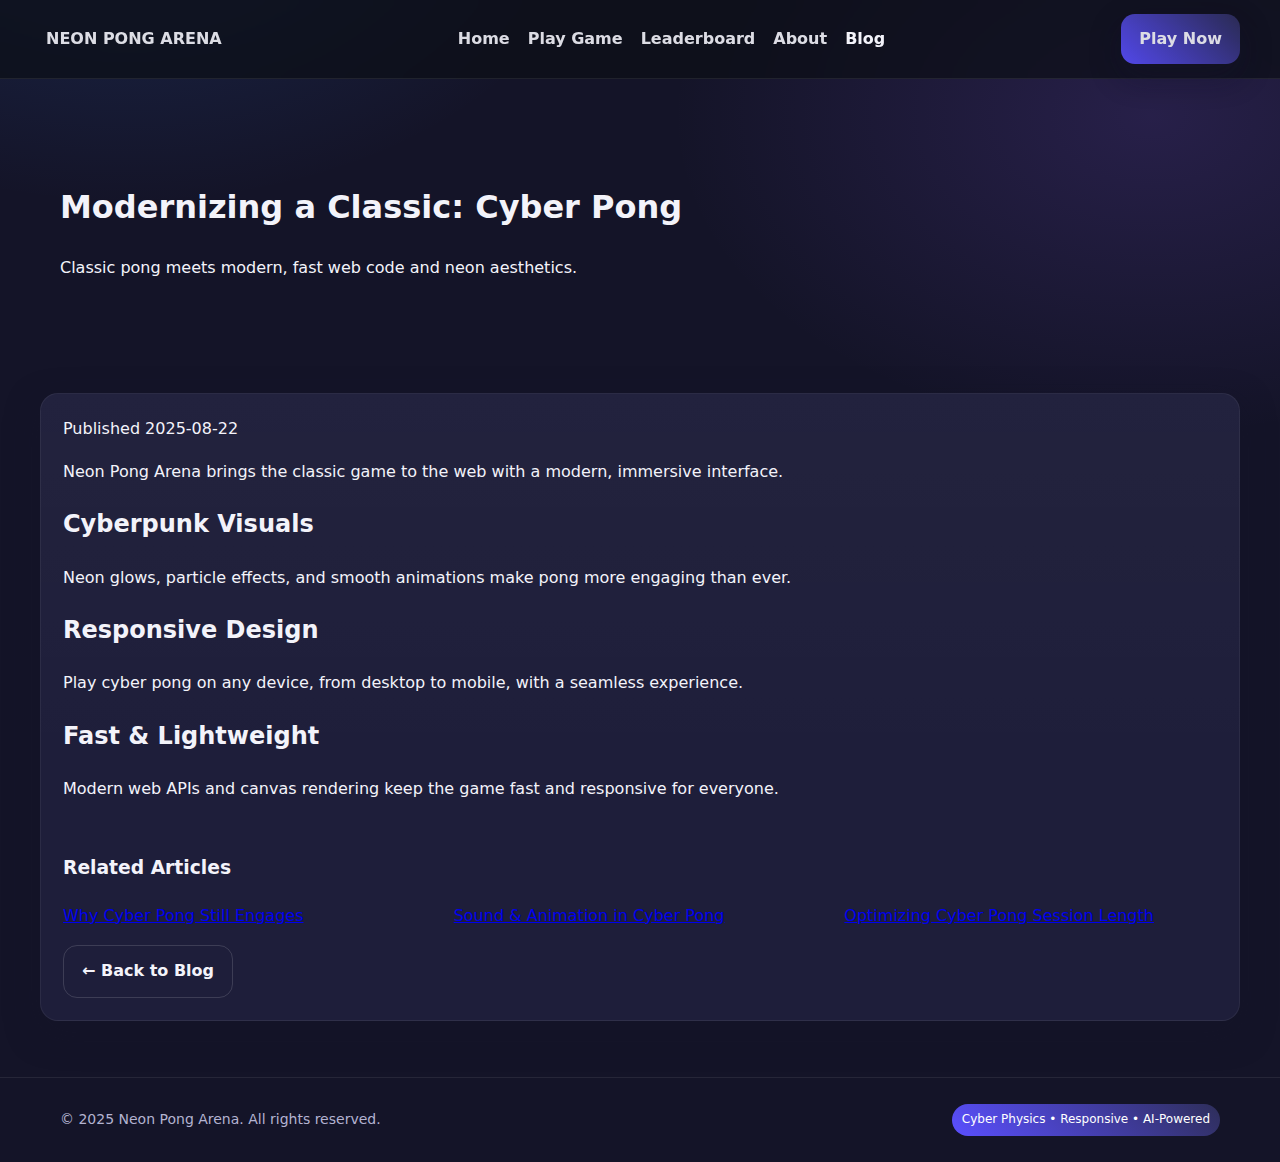
<file: posts/modernizing-classic.html>
<!doctype html><html lang="en"><head><meta charset="utf-8"><meta name="viewport" content="width=device-width, initial-scale=1" /><link rel="icon" href=".././assets/img/logo.svg"><title>Modernizing a Classic: Cyber Pong — Neon Pong Arena</title><link rel="stylesheet" href="../assets/css/style.css"><link rel="preconnect" href="https://fonts.googleapis.com"><link href="https://fonts.googleapis.com/css2?family=Orbitron:wght@400;700;900&family=Exo+2:wght@400;600&display=swap" rel="stylesheet"></head><body>
<nav class="nav"><div class="container nav-inner"><a class="logo" href="../index.html">NEON PONG ARENA</a><div class="menu" data-nav-menu><a href="../index.html">Home</a><a href="../game.html">Play Game</a><a href="../leaderboard.html">Leaderboard</a><a href="../about.html">About</a><a href="../blog.html" style="opacity:1;font-weight:800">Blog</a></div><div class="right"><a class="btn" href="../game.html">Play Now</a></div></div></nav>
<header class="hero"><div class="container"><h1>Modernizing a Classic: Cyber Pong</h1><p>Classic pong meets modern, fast web code and neon aesthetics.</p></div></header>
<section class="section container"><article class="card"><div class="meta">Published 2025-08-22</div><p>Neon Pong Arena brings the classic game to the web with a modern, immersive interface.</p><h2>Cyberpunk Visuals</h2><p>Neon glows, particle effects, and smooth animations make pong more engaging than ever.</p><h2>Responsive Design</h2><p>Play cyber pong on any device, from desktop to mobile, with a seamless experience.</p><h2>Fast & Lightweight</h2><p>Modern web APIs and canvas rendering keep the game fast and responsive for everyone.</p><div style="height:16px"></div><h3>Related Articles</h3><div class="grid-3"><a href="../posts/why-tic-tac-toe-engages.html">Why Cyber Pong Still Engages</a><a href="../posts/sound-animation.html">Sound & Animation in Cyber Pong</a><a href="../posts/player-retention.html">Optimizing Cyber Pong Session Length</a></div><div style="height:16px"></div><a class="btn ghost" href="../blog.html">← Back to Blog</a></article></section>
<footer class="footer"><div class="container" style="display:flex;align-items:center;justify-content:space-between;gap:12px;flex-wrap:wrap"><div>© 2025 Neon Pong Arena. All rights reserved.</div><div><span class="badge">Cyber Physics • Responsive • AI-Powered</span></div></div></footer><script src="../assets/js/main.js"></script></body></html>
</file>
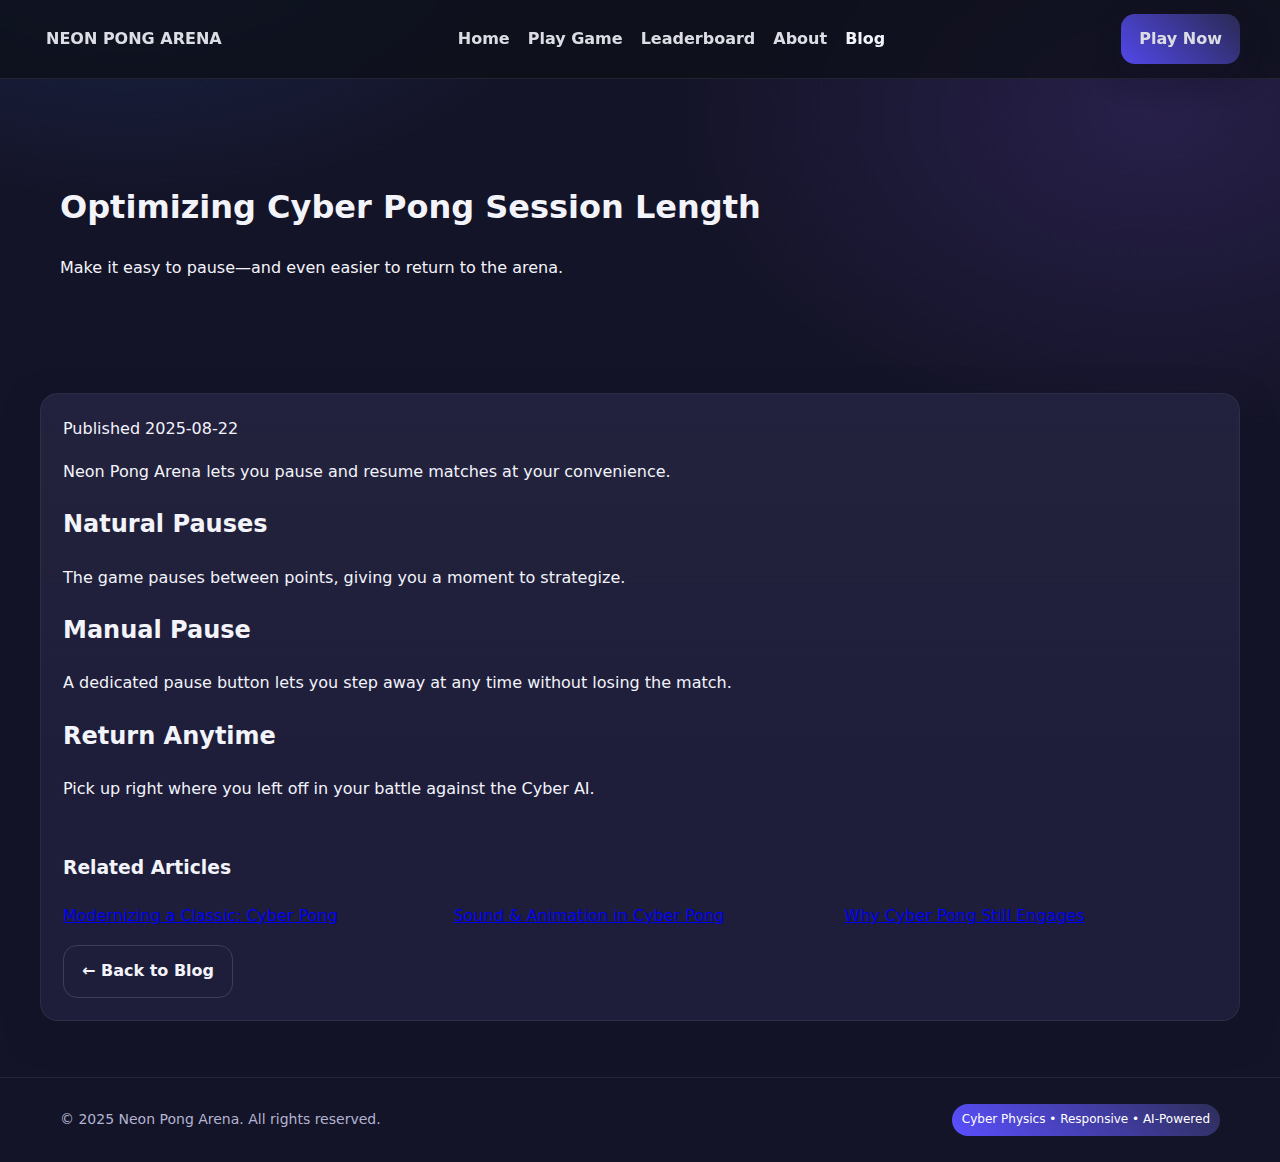
<file: posts/player-retention.html>
<!doctype html><html lang="en"><head><meta charset="utf-8"><meta name="viewport" content="width=device-width, initial-scale=1" /><link rel="icon" href=".././assets/img/logo.svg"><title>Optimizing Cyber Pong Session Length — Neon Pong Arena</title><link rel="stylesheet" href="../assets/css/style.css"><link rel="preconnect" href="https://fonts.googleapis.com"><link href="https://fonts.googleapis.com/css2?family=Orbitron:wght@400;700;900&family=Exo+2:wght@400;600&display=swap" rel="stylesheet"></head><body>
<nav class="nav"><div class="container nav-inner"><a class="logo" href="../index.html">NEON PONG ARENA</a><div class="menu" data-nav-menu><a href="../index.html">Home</a><a href="../game.html">Play Game</a><a href="../leaderboard.html">Leaderboard</a><a href="../about.html">About</a><a href="../blog.html" style="opacity:1;font-weight:800">Blog</a></div><div class="right"><a class="btn" href="../game.html">Play Now</a></div></div></nav>
<header class="hero"><div class="container"><h1>Optimizing Cyber Pong Session Length</h1><p>Make it easy to pause—and even easier to return to the arena.</p></div></header>
<section class="section container"><article class="card"><div class="meta">Published 2025-08-22</div><p>Neon Pong Arena lets you pause and resume matches at your convenience.</p><h2>Natural Pauses</h2><p>The game pauses between points, giving you a moment to strategize.</p><h2>Manual Pause</h2><p>A dedicated pause button lets you step away at any time without losing the match.</p><h2>Return Anytime</h2><p>Pick up right where you left off in your battle against the Cyber AI.</p><div style="height:16px"></div><h3>Related Articles</h3><div class="grid-3"><a href="../posts/modernizing-classic.html">Modernizing a Classic: Cyber Pong</a><a href="../posts/sound-animation.html">Sound & Animation in Cyber Pong</a><a href="../posts/why-tic-tac-toe-engages.html">Why Cyber Pong Still Engages</a></div><div style="height:16px"></div><a class="btn ghost" href="../blog.html">← Back to Blog</a></article></section>
<footer class="footer"><div class="container" style="display:flex;align-items:center;justify-content:space-between;gap:12px;flex-wrap:wrap"><div>© 2025 Neon Pong Arena. All rights reserved.</div><div><span class="badge">Cyber Physics • Responsive • AI-Powered</span></div></div></footer><script src="../assets/js/main.js"></script></body></html>
</file>
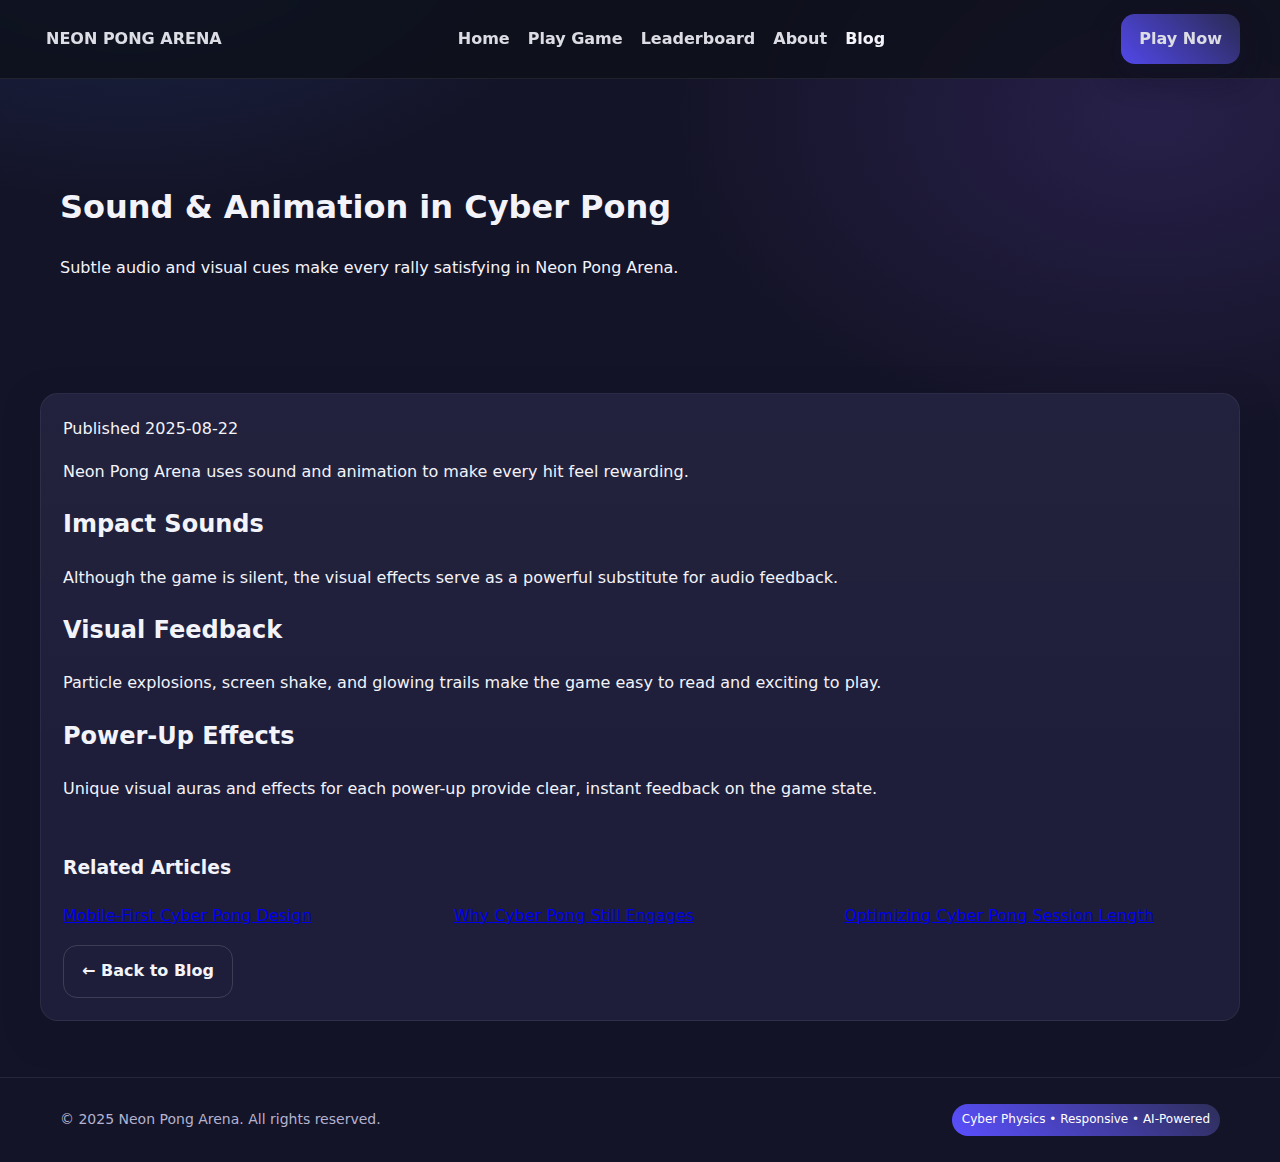
<file: posts/sound-animation.html>
<!doctype html><html lang="en"><head><meta charset="utf-8"><meta name="viewport" content="width=device-width, initial-scale=1" /><link rel="icon" href=".././assets/img/logo.svg"><title>Sound & Animation in Cyber Pong — Neon Pong Arena</title><link rel="stylesheet" href="../assets/css/style.css"><link rel="preconnect" href="https://fonts.googleapis.com"><link href="https://fonts.googleapis.com/css2?family=Orbitron:wght@400;700;900&family=Exo+2:wght@400;600&display=swap" rel="stylesheet"></head><body>
<nav class="nav"><div class="container nav-inner"><a class="logo" href="../index.html">NEON PONG ARENA</a><div class="menu" data-nav-menu><a href="../index.html">Home</a><a href="../game.html">Play Game</a><a href="../leaderboard.html">Leaderboard</a><a href="../about.html">About</a><a href="../blog.html" style="opacity:1;font-weight:800">Blog</a></div><div class="right"><a class="btn" href="../game.html">Play Now</a></div></div></nav>
<header class="hero"><div class="container"><h1>Sound & Animation in Cyber Pong</h1><p>Subtle audio and visual cues make every rally satisfying in Neon Pong Arena.</p></div></header>
<section class="section container"><article class="card"><div class="meta">Published 2025-08-22</div><p>Neon Pong Arena uses sound and animation to make every hit feel rewarding.</p><h2>Impact Sounds</h2><p>Although the game is silent, the visual effects serve as a powerful substitute for audio feedback.</p><h2>Visual Feedback</h2><p>Particle explosions, screen shake, and glowing trails make the game easy to read and exciting to play.</p><h2>Power-Up Effects</h2><p>Unique visual auras and effects for each power-up provide clear, instant feedback on the game state.</p><div style="height:16px"></div><h3>Related Articles</h3><div class="grid-3"><a href="../posts/mobile-first-">Mobile-First Cyber Pong Design</a><a href="../posts/why-tic-tac-toe-engages.html">Why Cyber Pong Still Engages</a><a href="../posts/player-retention.html">Optimizing Cyber Pong Session Length</a></div><div style="height:16px"></div><a class="btn ghost" href="../blog.html">← Back to Blog</a></article></section>
<footer class="footer"><div class="container" style="display:flex;align-items:center;justify-content:space-between;gap:12px;flex-wrap:wrap"><div>© 2025 Neon Pong Arena. All rights reserved.</div><div><span class="badge">Cyber Physics • Responsive • AI-Powered</span></div></div></footer><script src="../assets/js/main.js"></script></body></html>
</file>
<file: assets/css/style.css>
:root{
  --bg:#141428;
  --card:#1e1e3a;
  --muted:#b3b3d1;
  --text:#f3f3fa;
  --a:#5a4fff; /* accent indigo */
  --b:#2e2e5a; /* deep accent */
  --highlight:#4fd1c5; /* teal highlight */
  --shadow:0 12px 32px rgba(20,20,40,.5)
}
*{box-sizing:border-box}
html,body{margin:0;padding:0}
html{scroll-behavior:smooth}
body{
  font-family:Inter,Poppins,system-ui,-apple-system,Segoe UI,Roboto,Arial,sans-serif;
  color:var(--text);
  background:
    radial-gradient(1200px 800px at 10% -10%, rgba(59,130,246,.18), transparent 40%),
    radial-gradient(1200px 800px at 90% 10%, rgba(139,92,246,.16), transparent 40%),
    var(--bg);
  line-height:1.65
}
.container{max-width:1200px;margin:0 auto;padding:0 20px}
.nav{position:sticky;top:0;z-index:50;background:rgba(11,14,22,.7);backdrop-filter:blur(8px);border-bottom:1px solid rgba(255,255,255,.08)}
.nav-inner{display:flex;align-items:center;justify-content:space-between;padding:14px 0}
.nav-inner{display:flex;align-items:center;justify-content:space-between;padding:14px 0;flex-wrap:nowrap;min-width:0;}
.nav a{color:var(--text);text-decoration:none;margin-left:18px;font-weight:600;opacity:.9}
.nav a:hover{opacity:1}
.logo{display:flex;align-items:center;gap:10px}
.logo img{height:36px}
.logo span{font-weight:800;background:linear-gradient(45deg,var(--a),var(--b));-webkit-background-clip:text;background-clip:text;color:transparent}
.menu{display:flex;align-items:center;gap:8px;flex-wrap:wrap}
.menu{display:flex;align-items:center;gap:12px;flex-wrap:nowrap;min-width:0;}
.nav a{color:var(--text);text-decoration:none;margin-left:6px;font-weight:600;opacity:.9;white-space:nowrap;}
.right{display:flex;align-items:center;gap:8px}
.btn{display:inline-flex;align-items:center;gap:10px;padding:12px 18px;border-radius:14px;background:linear-gradient(45deg,var(--a),var(--b));color:white;text-decoration:none;font-weight:800;border:0;box-shadow:var(--shadow);cursor:pointer}
.btn.ghost{background:transparent;border:1px solid rgba(255,255,255,.14);color:var(--text);box-shadow:none}
.hero{padding:80px 0 40px}
.hero .grid{display:grid;grid-template-columns:1.2fr 1fr;gap:28px;align-items:center}
.card{background:linear-gradient(180deg, rgba(255,255,255,.02), transparent 60%),var(--card);border:1px solid rgba(255,255,255,.06);border-radius:18px;padding:22px;box-shadow:var(--shadow);overflow:hidden}
.kudos{display:flex;flex-wrap:wrap;gap:10px}
.kudos .pill{padding:8px 12px;border:1px solid rgba(255,255,255,.14);border-radius:999px;color:var(--muted);font-size:13px}
.section{padding:56px 0}
.grid-2{display:grid;grid-template-columns:1fr 1fr;gap:18px}
.grid-3{display:grid;grid-template-columns:repeat(3,1fr);gap:18px}
.showcase{display:grid;grid-template-columns:repeat(3,1fr);gap:18px;margin-top:18px}
.tile{position:relative;border-radius:16px;overflow:hidden;min-height:180px;background:linear-gradient(45deg, rgba(59,130,246,.2), rgba(139,92,246,.2));border:1px solid rgba(255,255,255,.06)}
.tile .cap{position:absolute;bottom:10px;left:10px;background:rgba(0,0,0,.35);padding:6px 10px;border-radius:999px}
.stats{display:grid;grid-template-columns:repeat(4,1fr);gap:18px;margin-top:18px}
.stat{text-align:center}
.stat .n{font-size:36px;font-weight:900;background:linear-gradient(45deg,var(--a),var(--b));-webkit-background-clip:text;background-clip:text;color:transparent}
.stat .t{color:var(--muted)}
.badge{font-size:12px;color:white;background:linear-gradient(45deg,var(--a),var(--b));display:inline-block;padding:6px 10px;border-radius:999px}
.input,input,textarea{width:100%;padding:14px;border-radius:12px;border:1px solid rgba(255,255,255,.16);background:#0d101a;color:var(--text)}
.form-row{display:grid;grid-template-columns:1fr 1fr;gap:12px}
.footer{padding:26px 0;border-top:1px solid rgba(255,255,255,.08);color:var(--muted);font-size:14px}
.blog-grid{display:grid;grid-template-columns:repeat(3,1fr);gap:18px;align-items:stretch}
.blog-card{display:flex;flex-direction:column;min-height:280px}
.blog-card .meta{color:var(--muted);font-size:14px;margin:6px 0 10px}
.blog-card .excerpt{color:var(--muted);display:-webkit-box;-webkit-line-clamp:5;-webkit-box-orient:vertical;overflow:hidden}
.blog-card .read{margin-top:auto}
.modal-backdrop{position:fixed;inset:0;background:rgba(0,0,0,.6);display:none;align-items:center;justify-content:center;z-index:1000}
.modal{background:var(--card);border:1px solid rgba(255,255,255,.2);border-radius:16px;padding:22px;width:min(520px,92vw);box-shadow:var(--shadow)}
@media(max-width:980px){.hero .grid,.grid-2,.grid-3,.showcase,.blog-grid{grid-template-columns:1fr}}
</file>
